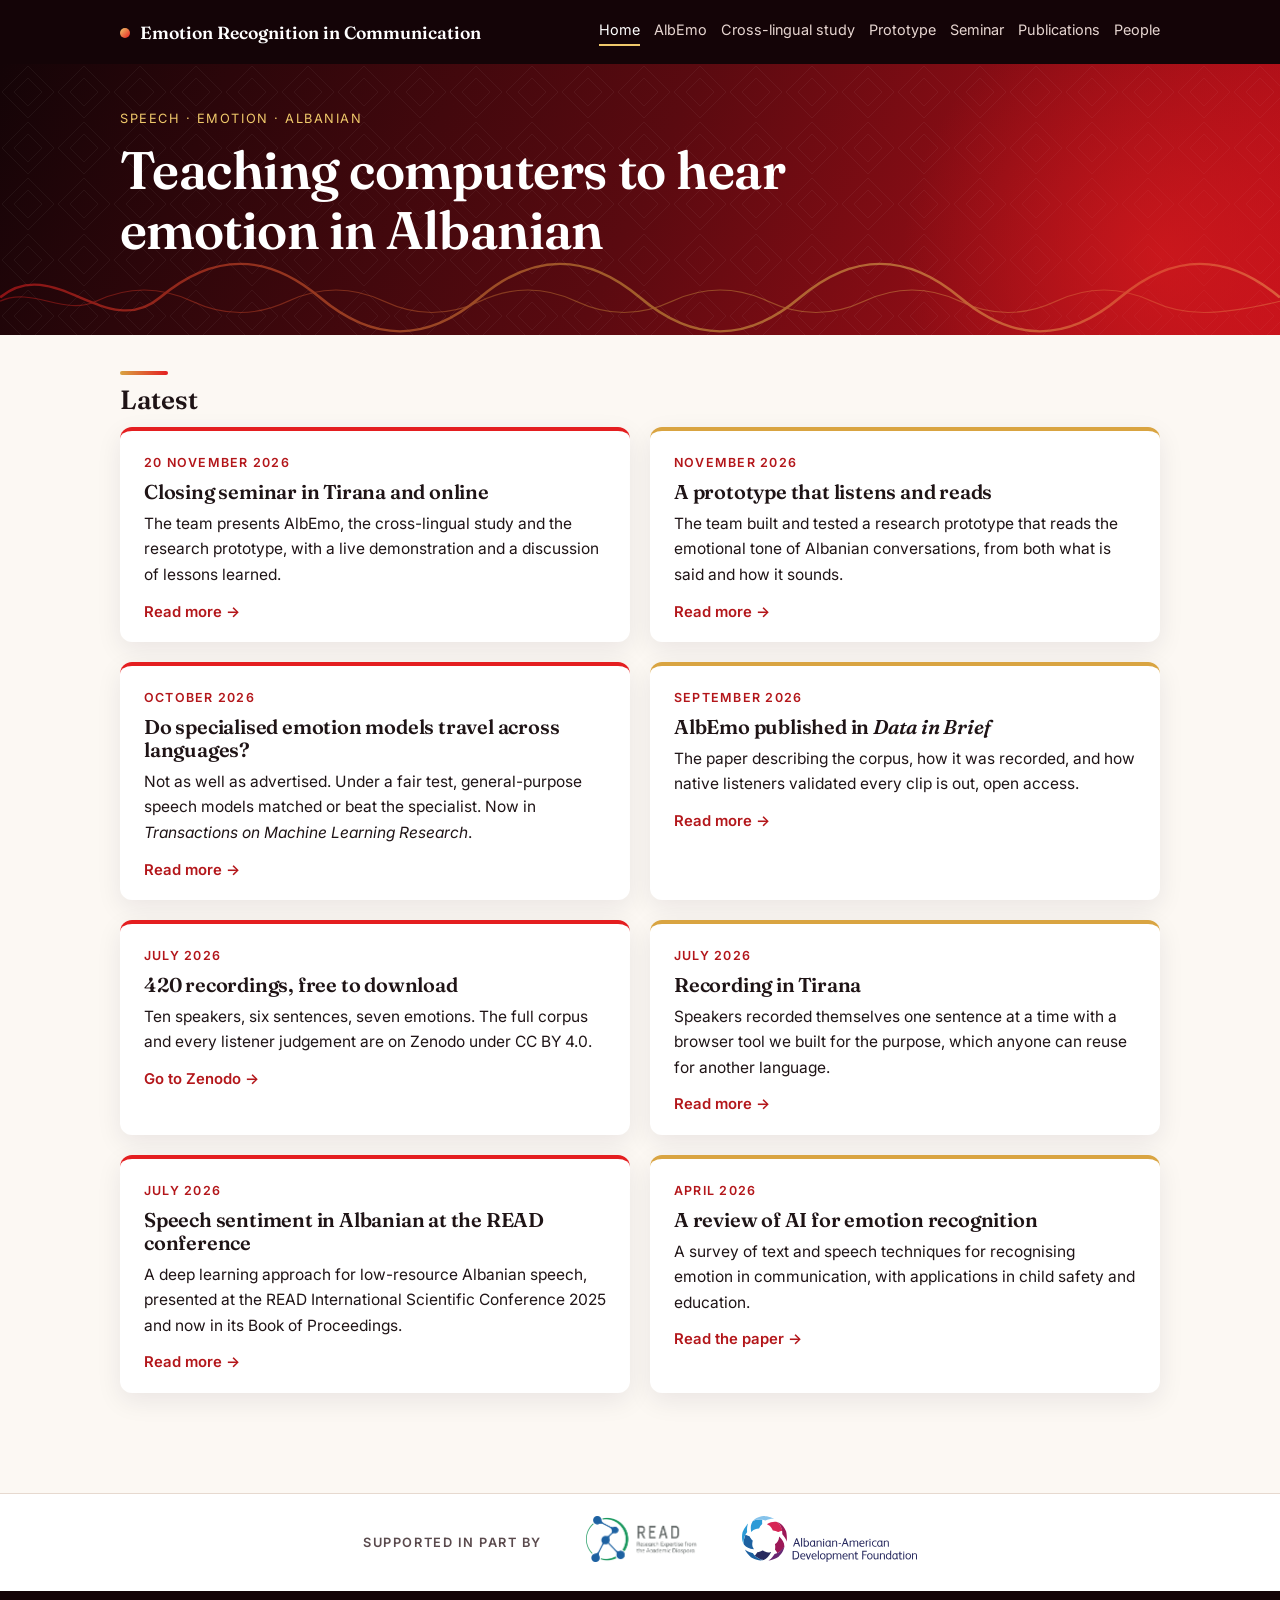
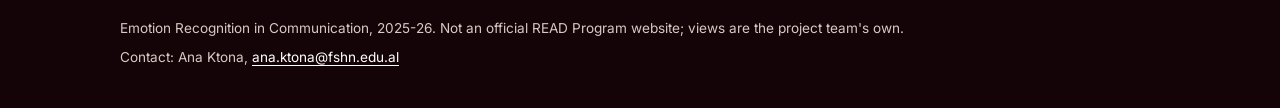
<file: index.html>
<!DOCTYPE html>
<html lang="en">
<head>
<meta charset="utf-8">
<meta name="viewport" content="width=device-width, initial-scale=1">
<title>Emotion Recognition in Communication</title>
<meta name="description" content="Teaching computers to hear emotion in Albanian: the first Albanian emotional speech corpus, and a study of which speech models work across languages.">
<link rel="icon" href="data:image/svg+xml,%3Csvg xmlns='http://www.w3.org/2000/svg' viewBox='0 0 32 32'%3E%3Cdefs%3E%3ClinearGradient id='g' x1='0' x2='1' y1='0' y2='1'%3E%3Cstop offset='0' stop-color='%23e41e20'/%3E%3Cstop offset='1' stop-color='%23d9a441'/%3E%3C/linearGradient%3E%3C/defs%3E%3Ccircle cx='16' cy='16' r='14' fill='url(%23g)'/%3E%3C/svg%3E">
<link rel="preconnect" href="https://fonts.googleapis.com">
<link rel="preconnect" href="https://fonts.gstatic.com" crossorigin>
<link href="https://fonts.googleapis.com/css2?family=Fraunces:opsz,wght@9..144,600;9..144,700&family=Inter:wght@400;600&display=swap" rel="stylesheet">
<link rel="stylesheet" href="css/style.css?v=4">
</head>
<body>
<a class="skip" href="#main">Skip to content</a>
<header class="site-header">
  <div class="inner">
    <a class="site-title" href="index.html">Emotion Recognition in Communication</a>
    <button class="nav-toggle" type="button" aria-label="Menu" aria-expanded="false" aria-controls="site-nav"><svg viewBox="0 0 24 24" width="24" height="24" aria-hidden="true"><path d="M3 6h18M3 12h18M3 18h18" stroke="currentColor" stroke-width="2" stroke-linecap="round"/></svg></button>
    <nav class="site-nav" id="site-nav" aria-label="Main">
      <ul>
        <li><a href="index.html" aria-current="page">Home</a></li>
        <li><a href="albemo.html">AlbEmo</a></li>
        <li><a href="study.html">Cross-lingual study</a></li>
        <li><a href="prototype.html">Prototype</a></li>
        <li><a href="seminar.html">Seminar</a></li>
        <li><a href="publications.html">Publications</a></li>
        <li><a href="team.html">People</a></li>
      </ul>
    </nav>
  </div>
</header>

<section class="hero">
  <div class="inner">
    <span class="eyebrow">Speech &middot; Emotion &middot; Albanian</span>
    <h1>Teaching computers to hear emotion in Albanian</h1>
  </div>
  <svg class="wave" viewBox="0 0 1200 120" preserveAspectRatio="none" aria-hidden="true">
    <defs>
      <linearGradient id="wg" x1="0" x2="1">
        <stop offset="0" stop-color="#e41e20"/><stop offset="0.5" stop-color="#d9a441"/><stop offset="1" stop-color="#f0c96b"/>
      </linearGradient>
    </defs>
    <path d="M0,70 C50,10 100,130 150,70 S250,10 300,70 S400,130 450,70 S550,10 600,70 S700,130 750,70 S850,10 900,70 S1000,130 1050,70 S1150,10 1200,70" fill="none" stroke="url(#wg)" stroke-width="3"/>
    <path d="M0,75 C30,55 60,95 90,75 S150,55 180,75 S240,95 270,75 S330,55 360,75 S420,95 450,75 S510,55 540,75 S600,95 630,75 S690,55 720,75 S780,95 810,75 S870,55 900,75 S960,95 990,75 S1050,55 1080,75 S1140,95 1200,75" fill="none" stroke="url(#wg)" stroke-width="1.5" opacity="0.7"/>
  </svg>
</section>

<main id="main" class="wide">
<h2>Latest</h2>
<div class="posts">
  <article class="post">
    <span class="date">20 November 2026</span>
    <h3><a href="seminar.html">Closing seminar in Tirana and online</a></h3>
    <p>The team presents AlbEmo, the cross-lingual study and the research prototype, with a live demonstration and a discussion of lessons learned.</p>
    <a class="more" href="seminar.html">Read more</a>
  </article>
  <article class="post">
    <span class="date">November 2026</span>
    <h3><a href="prototype.html">A prototype that listens and reads</a></h3>
    <p>The team built and tested a research prototype that reads the emotional tone of Albanian conversations, from both what is said and how it sounds.</p>
    <a class="more" href="prototype.html">Read more</a>
  </article>
  <article class="post">
    <span class="date">October 2026</span>
    <h3><a href="study.html">Do specialised emotion models travel across languages?</a></h3>
    <p>Not as well as advertised. Under a fair test, general-purpose speech models matched or beat the specialist. Now in <em>Transactions on Machine Learning Research</em>.</p>
    <a class="more" href="study.html">Read more</a>
  </article>
  <article class="post">
    <span class="date">September 2026</span>
    <h3><a href="albemo.html">AlbEmo published in <em>Data in Brief</em></a></h3>
    <p>The paper describing the corpus, how it was recorded, and how native listeners validated every clip is out, open access.</p>
    <a class="more" href="albemo.html">Read more</a>
  </article>
  <article class="post">
    <span class="date">July 2026</span>
    <h3><a href="https://doi.org/10.5281/zenodo.21638085">420 recordings, free to download</a></h3>
    <p>Ten speakers, six sentences, seven emotions. The full corpus and every listener judgement are on Zenodo under CC BY 4.0.</p>
    <a class="more" href="https://doi.org/10.5281/zenodo.21638085">Go to Zenodo</a>
  </article>
  <article class="post">
    <span class="date">July 2026</span>
    <h3><a href="albemo.html#recorded">Recording in Tirana</a></h3>
    <p>Speakers recorded themselves one sentence at a time with a browser tool we built for the purpose, which anyone can reuse for another language.</p>
    <a class="more" href="albemo.html#recorded">Read more</a>
  </article>
  <article class="post">
    <span class="date">July 2026</span>
    <h3><a href="publications.html#read-conference">Speech sentiment in Albanian at the READ conference</a></h3>
    <p>A deep learning approach for low-resource Albanian speech, presented at the READ International Scientific Conference 2025 and now in its Book of Proceedings.</p>
    <a class="more" href="publications.html#read-conference">Read more</a>
  </article>
  <article class="post">
    <span class="date">April 2026</span>
    <h3><a href="https://doi.org/10.37745/ijeld.2013/vol14n2110">A review of AI for emotion recognition</a></h3>
    <p>A survey of text and speech techniques for recognising emotion in communication, with applications in child safety and education.</p>
    <a class="more" href="https://doi.org/10.37745/ijeld.2013/vol14n2110">Read the paper</a>
  </article>
</div>

</main>

<section class="support" aria-label="Supported by">
  <div class="inner">
    <span class="label">Supported in part by</span>
    <a href="https://www.iie.org/programs/research-expertise-from-the-academic-diaspora/"><img src="images/read.png" alt="READ, Research Expertise from the Academic Diaspora"></a>
    <a href="https://www.aadf.org/"><img src="images/aadf.svg" alt="Albanian-American Development Foundation"></a>
  </div>
</section>

<footer class="site-footer">
  <div class="inner">
    <p>Emotion Recognition in Communication, 2025-26. Not an official READ Program website; views are the project team's own.</p>
    <p>Contact: Ana Ktona, <a href="mailto:ana.ktona@fshn.edu.al">ana.ktona@fshn.edu.al</a></p>
  </div>
</footer>
<script src="js/nav.js?v=4" defer></script>
</body>
</html>
</file>
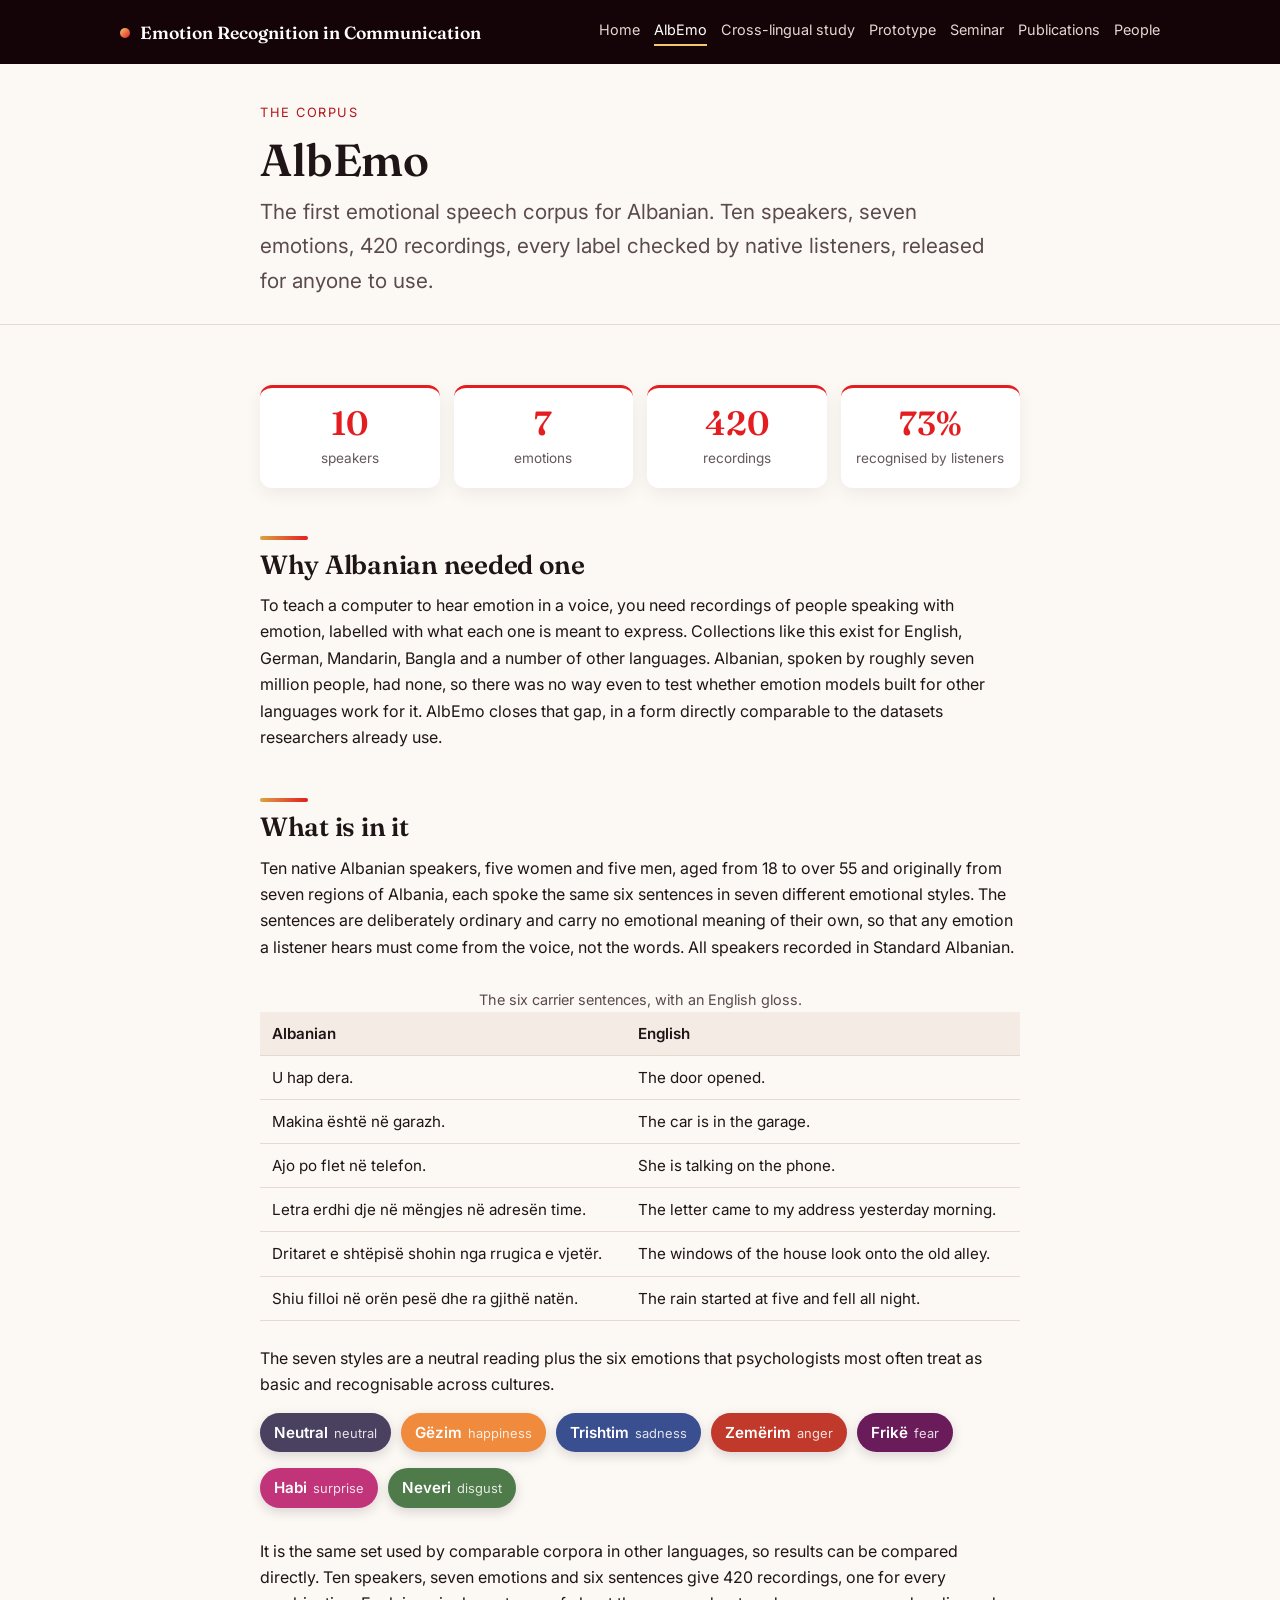
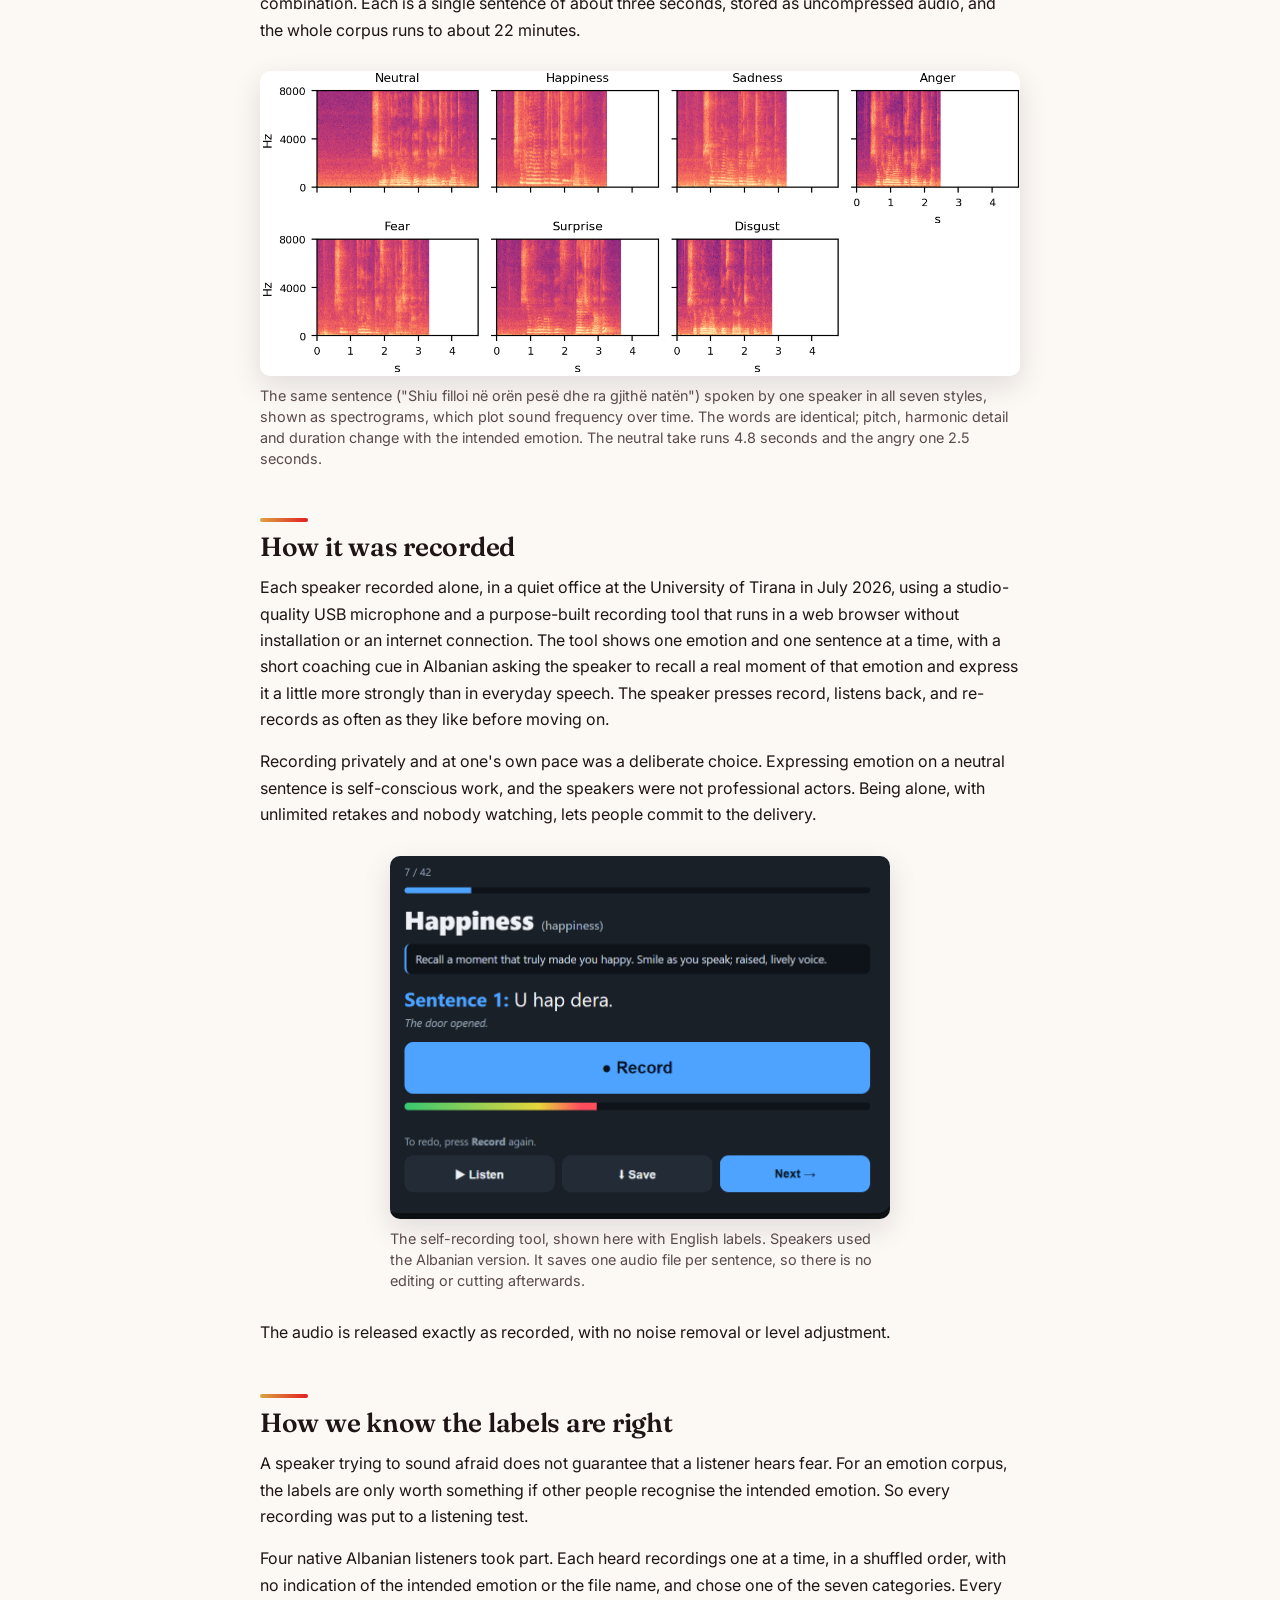
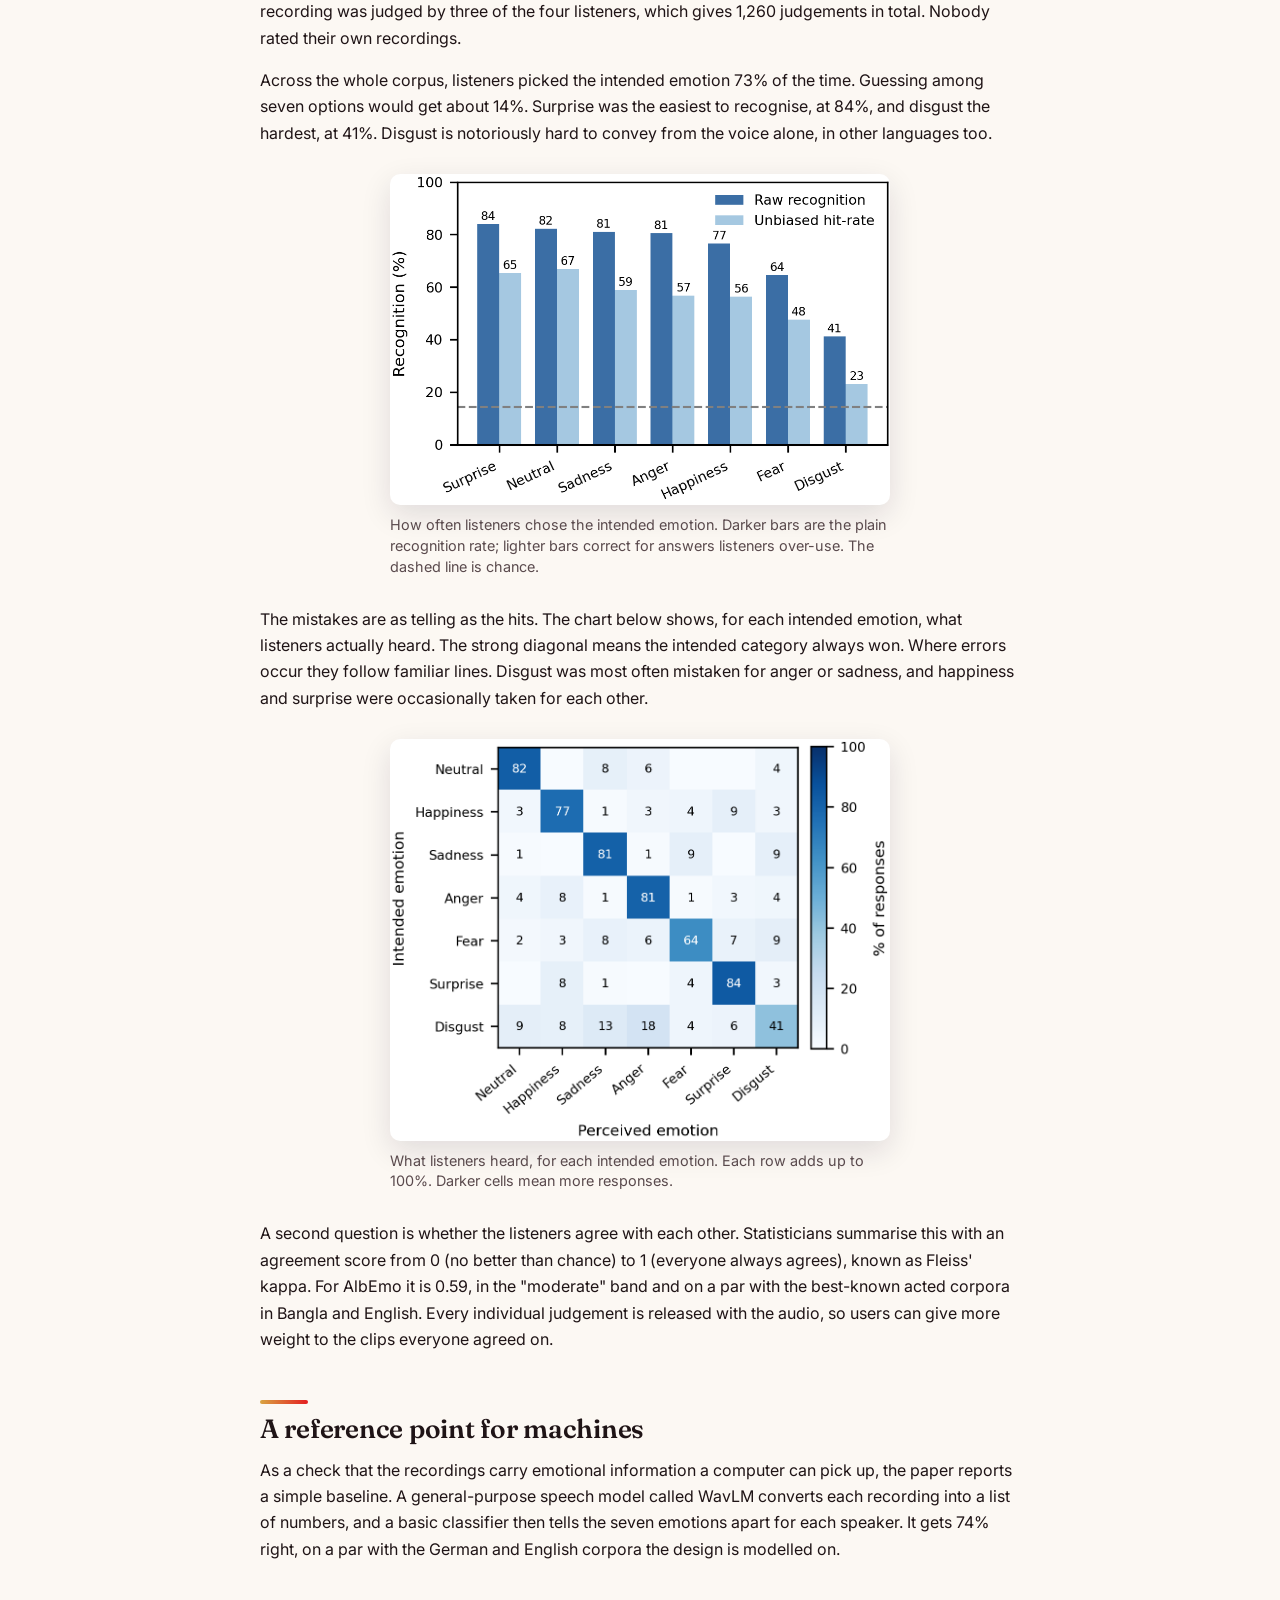
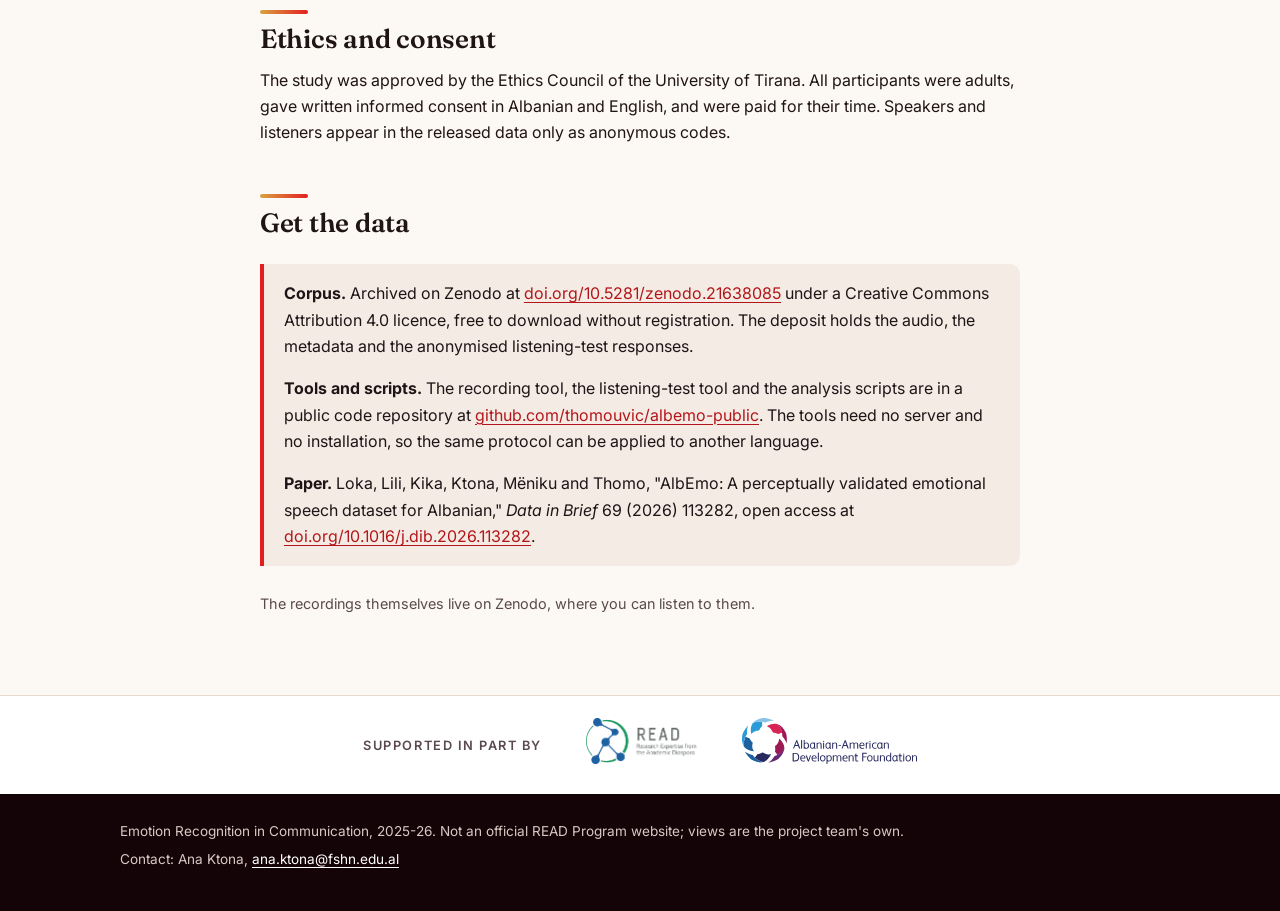
<file: albemo.html>
<!DOCTYPE html>
<html lang="en">
<head>
<meta charset="utf-8">
<meta name="viewport" content="width=device-width, initial-scale=1">
<title>AlbEmo, the Albanian emotional speech corpus</title>
<meta name="description" content="AlbEmo is the first emotional speech corpus for Albanian: 420 recordings by ten speakers in seven emotions, validated by native listeners and released openly.">
<link rel="icon" href="data:image/svg+xml,%3Csvg xmlns='http://www.w3.org/2000/svg' viewBox='0 0 32 32'%3E%3Cdefs%3E%3ClinearGradient id='g' x1='0' x2='1' y1='0' y2='1'%3E%3Cstop offset='0' stop-color='%23e41e20'/%3E%3Cstop offset='1' stop-color='%23d9a441'/%3E%3C/linearGradient%3E%3C/defs%3E%3Ccircle cx='16' cy='16' r='14' fill='url(%23g)'/%3E%3C/svg%3E">
<link rel="preconnect" href="https://fonts.googleapis.com">
<link rel="preconnect" href="https://fonts.gstatic.com" crossorigin>
<link href="https://fonts.googleapis.com/css2?family=Fraunces:opsz,wght@9..144,600;9..144,700&family=Inter:wght@400;600&display=swap" rel="stylesheet">
<link rel="stylesheet" href="css/style.css?v=4">
</head>
<body>
<a class="skip" href="#main">Skip to content</a>
<header class="site-header">
  <div class="inner">
    <a class="site-title" href="index.html">Emotion Recognition in Communication</a>
    <button class="nav-toggle" type="button" aria-label="Menu" aria-expanded="false" aria-controls="site-nav"><svg viewBox="0 0 24 24" width="24" height="24" aria-hidden="true"><path d="M3 6h18M3 12h18M3 18h18" stroke="currentColor" stroke-width="2" stroke-linecap="round"/></svg></button>
    <nav class="site-nav" id="site-nav" aria-label="Main">
      <ul>
        <li><a href="index.html">Home</a></li>
        <li><a href="albemo.html" aria-current="page">AlbEmo</a></li>
        <li><a href="study.html">Cross-lingual study</a></li>
        <li><a href="prototype.html">Prototype</a></li>
        <li><a href="seminar.html">Seminar</a></li>
        <li><a href="publications.html">Publications</a></li>
        <li><a href="team.html">People</a></li>
      </ul>
    </nav>
  </div>
</header>

<section class="hero small">
  <div class="inner">
    <span class="eyebrow">The corpus</span>
    <h1>AlbEmo</h1>
    <p class="lede">The first emotional speech corpus for Albanian. Ten speakers, seven emotions, 420 recordings, every label checked by native listeners, released for anyone to use.</p>
  </div>
  <svg class="wave" viewBox="0 0 1200 120" preserveAspectRatio="none" aria-hidden="true">
    <defs><linearGradient id="wg" x1="0" x2="1"><stop offset="0" stop-color="#e41e20"/><stop offset="0.5" stop-color="#d9a441"/><stop offset="1" stop-color="#f0c96b"/></linearGradient></defs>
    <path d="M0,70 C50,10 100,130 150,70 S250,10 300,70 S400,130 450,70 S550,10 600,70 S700,130 750,70 S850,10 900,70 S1000,130 1050,70 S1150,10 1200,70" fill="none" stroke="url(#wg)" stroke-width="3"/>
  </svg>
</section>

<main id="main">

<div class="facts" aria-label="Corpus at a glance">
  <div class="fact"><span class="n">10</span><span class="l">speakers</span></div>
  <div class="fact"><span class="n">7</span><span class="l">emotions</span></div>
  <div class="fact"><span class="n">420</span><span class="l">recordings</span></div>
  <div class="fact"><span class="n">73%</span><span class="l">recognised by listeners</span></div>
</div>

<h2>Why Albanian needed one</h2>
<p>To teach a computer to hear emotion in a voice, you need recordings of people speaking with emotion, labelled with what each one is meant to express. Collections like this exist for English, German, Mandarin, Bangla and a number of other languages. Albanian, spoken by roughly seven million people, had none, so there was no way even to test whether emotion models built for other languages work for it. AlbEmo closes that gap, in a form directly comparable to the datasets researchers already use.</p>

<h2>What is in it</h2>
<p>Ten native Albanian speakers, five women and five men, aged from 18 to over 55 and originally from seven regions of Albania, each spoke the same six sentences in seven different emotional styles. The sentences are deliberately ordinary and carry no emotional meaning of their own, so that any emotion a listener hears must come from the voice, not the words. All speakers recorded in Standard Albanian.</p>

<div class="table-wrap">
<table>
  <caption class="small">The six carrier sentences, with an English gloss.</caption>
  <thead><tr><th>Albanian</th><th>English</th></tr></thead>
  <tbody>
    <tr><td>U hap dera.</td><td>The door opened.</td></tr>
    <tr><td>Makina është në garazh.</td><td>The car is in the garage.</td></tr>
    <tr><td>Ajo po flet në telefon.</td><td>She is talking on the phone.</td></tr>
    <tr><td>Letra erdhi dje në mëngjes në adresën time.</td><td>The letter came to my address yesterday morning.</td></tr>
    <tr><td>Dritaret e shtëpisë shohin nga rrugica e vjetër.</td><td>The windows of the house look onto the old alley.</td></tr>
    <tr><td>Shiu filloi në orën pesë dhe ra gjithë natën.</td><td>The rain started at five and fell all night.</td></tr>
  </tbody>
</table>
</div>

<p>The seven styles are a neutral reading plus the six emotions that psychologists most often treat as basic and recognisable across cultures.</p>
<ul class="chips" aria-label="The seven emotional styles">
  <li class="chip" style="--c:#4a4160">Neutral <small>neutral</small></li>
  <li class="chip" style="--c:#f08a3c">Gëzim <small>happiness</small></li>
  <li class="chip" style="--c:#3a4f8f">Trishtim <small>sadness</small></li>
  <li class="chip" style="--c:#c0392b">Zemërim <small>anger</small></li>
  <li class="chip" style="--c:#6a1b5a">Frikë <small>fear</small></li>
  <li class="chip" style="--c:#c2347a">Habi <small>surprise</small></li>
  <li class="chip" style="--c:#4f7a4a">Neveri <small>disgust</small></li>
</ul>
<p>It is the same set used by comparable corpora in other languages, so results can be compared directly. Ten speakers, seven emotions and six sentences give 420 recordings, one for every combination. Each is a single sentence of about three seconds, stored as uncompressed audio, and the whole corpus runs to about 22 minutes.</p>

<figure>
  <img src="figures/fig_spectrograms.png" alt="Seven spectrograms of the same Albanian sentence spoken in neutral, happy, sad, angry, fearful, surprised and disgusted styles. The patterns of pitch and timing differ visibly between panels.">
  <figcaption>The same sentence ("Shiu filloi në orën pesë dhe ra gjithë natën") spoken by one speaker in all seven styles, shown as spectrograms, which plot sound frequency over time. The words are identical; pitch, harmonic detail and duration change with the intended emotion. The neutral take runs 4.8 seconds and the angry one 2.5 seconds.</figcaption>
</figure>

<h2 id="recorded">How it was recorded</h2>
<p>Each speaker recorded alone, in a quiet office at the University of Tirana in July 2026, using a studio-quality USB microphone and a purpose-built recording tool that runs in a web browser without installation or an internet connection. The tool shows one emotion and one sentence at a time, with a short coaching cue in Albanian asking the speaker to recall a real moment of that emotion and express it a little more strongly than in everyday speech. The speaker presses record, listens back, and re-records as often as they like before moving on.</p>
<p>Recording privately and at one's own pace was a deliberate choice. Expressing emotion on a neutral sentence is self-conscious work, and the speakers were not professional actors. Being alone, with unlimited retakes and nobody watching, lets people commit to the delivery.</p>

<figure class="narrow">
  <img src="figures/fig_recorder.png" alt="Screenshot of the recording tool: progress 7 of 42, the emotion Happiness with its coaching cue, Sentence 1 'U hap dera' with its English gloss, and Record, Listen, Save and Next buttons.">
  <figcaption>The self-recording tool, shown here with English labels. Speakers used the Albanian version. It saves one audio file per sentence, so there is no editing or cutting afterwards.</figcaption>
</figure>

<p>The audio is released exactly as recorded, with no noise removal or level adjustment.</p>

<h2>How we know the labels are right</h2>
<p>A speaker trying to sound afraid does not guarantee that a listener hears fear. For an emotion corpus, the labels are only worth something if other people recognise the intended emotion. So every recording was put to a listening test.</p>
<p>Four native Albanian listeners took part. Each heard recordings one at a time, in a shuffled order, with no indication of the intended emotion or the file name, and chose one of the seven categories. Every recording was judged by three of the four listeners, which gives 1,260 judgements in total. Nobody rated their own recordings.</p>
<p>Across the whole corpus, listeners picked the intended emotion 73% of the time. Guessing among seven options would get about 14%. Surprise was the easiest to recognise, at 84%, and disgust the hardest, at 41%. Disgust is notoriously hard to convey from the voice alone, in other languages too.</p>

<figure class="narrow">
  <img src="figures/fig_per_emotion.png" alt="Bar chart of recognition rate by emotion. Raw recognition: surprise 84, neutral 82, sadness 81, anger 81, happiness 77, fear 64, disgust 41 percent. A dashed line marks the 14 percent chance level.">
  <figcaption>How often listeners chose the intended emotion. Darker bars are the plain recognition rate; lighter bars correct for answers listeners over-use. The dashed line is chance.</figcaption>
</figure>

<p>The mistakes are as telling as the hits. The chart below shows, for each intended emotion, what listeners actually heard. The strong diagonal means the intended category always won. Where errors occur they follow familiar lines. Disgust was most often mistaken for anger or sadness, and happiness and surprise were occasionally taken for each other.</p>

<figure class="narrow">
  <img src="figures/fig_confusion.png" alt="Confusion matrix with intended emotion on rows and perceived emotion on columns. Diagonal values: neutral 82, happiness 77, sadness 81, anger 81, fear 64, surprise 84, disgust 41. Largest off-diagonal entries are disgust heard as anger (18) and as sadness (13).">
  <figcaption>What listeners heard, for each intended emotion. Each row adds up to 100%. Darker cells mean more responses.</figcaption>
</figure>

<p>A second question is whether the listeners agree with each other. Statisticians summarise this with an agreement score from 0 (no better than chance) to 1 (everyone always agrees), known as Fleiss' kappa. For AlbEmo it is 0.59, in the "moderate" band and on a par with the best-known acted corpora in Bangla and English. Every individual judgement is released with the audio, so users can give more weight to the clips everyone agreed on.</p>

<h2>A reference point for machines</h2>
<p>As a check that the recordings carry emotional information a computer can pick up, the paper reports a simple baseline. A general-purpose speech model called WavLM converts each recording into a list of numbers, and a basic classifier then tells the seven emotions apart for each speaker. It gets 74% right, on a par with the German and English corpora the design is modelled on.</p>

<h2>Ethics and consent</h2>
<p>The study was approved by the Ethics Council of the University of Tirana. All participants were adults, gave written informed consent in Albanian and English, and were paid for their time. Speakers and listeners appear in the released data only as anonymous codes.</p>

<h2>Get the data</h2>
<div class="callout">
  <p><strong>Corpus.</strong> Archived on Zenodo at <a href="https://doi.org/10.5281/zenodo.21638085">doi.org/10.5281/zenodo.21638085</a> under a Creative Commons Attribution 4.0 licence, free to download without registration. The deposit holds the audio, the metadata and the anonymised listening-test responses.</p>
  <p><strong>Tools and scripts.</strong> The recording tool, the listening-test tool and the analysis scripts are in a public code repository at <a href="https://github.com/thomouvic/albemo-public">github.com/thomouvic/albemo-public</a>. The tools need no server and no installation, so the same protocol can be applied to another language.</p>
  <p><strong>Paper.</strong> Loka, Lili, Kika, Ktona, Mëniku and Thomo, "AlbEmo: A perceptually validated emotional speech dataset for Albanian," <em>Data in Brief</em> 69 (2026) 113282, open access at <a href="https://doi.org/10.1016/j.dib.2026.113282">doi.org/10.1016/j.dib.2026.113282</a>.</p>
</div>
<p class="small">The recordings themselves live on Zenodo, where you can listen to them.</p>
</main>

<section class="support" aria-label="Supported by">
  <div class="inner">
    <span class="label">Supported in part by</span>
    <a href="https://www.iie.org/programs/research-expertise-from-the-academic-diaspora/"><img src="images/read.png" alt="READ, Research Expertise from the Academic Diaspora"></a>
    <a href="https://www.aadf.org/"><img src="images/aadf.svg" alt="Albanian-American Development Foundation"></a>
  </div>
</section>

<footer class="site-footer">
  <div class="inner">
    <p>Emotion Recognition in Communication, 2025-26. Not an official READ Program website; views are the project team's own.</p>
    <p>Contact: Ana Ktona, <a href="mailto:ana.ktona@fshn.edu.al">ana.ktona@fshn.edu.al</a></p>
  </div>
</footer>
<script src="js/nav.js?v=4" defer></script>
</body>
</html>
</file>
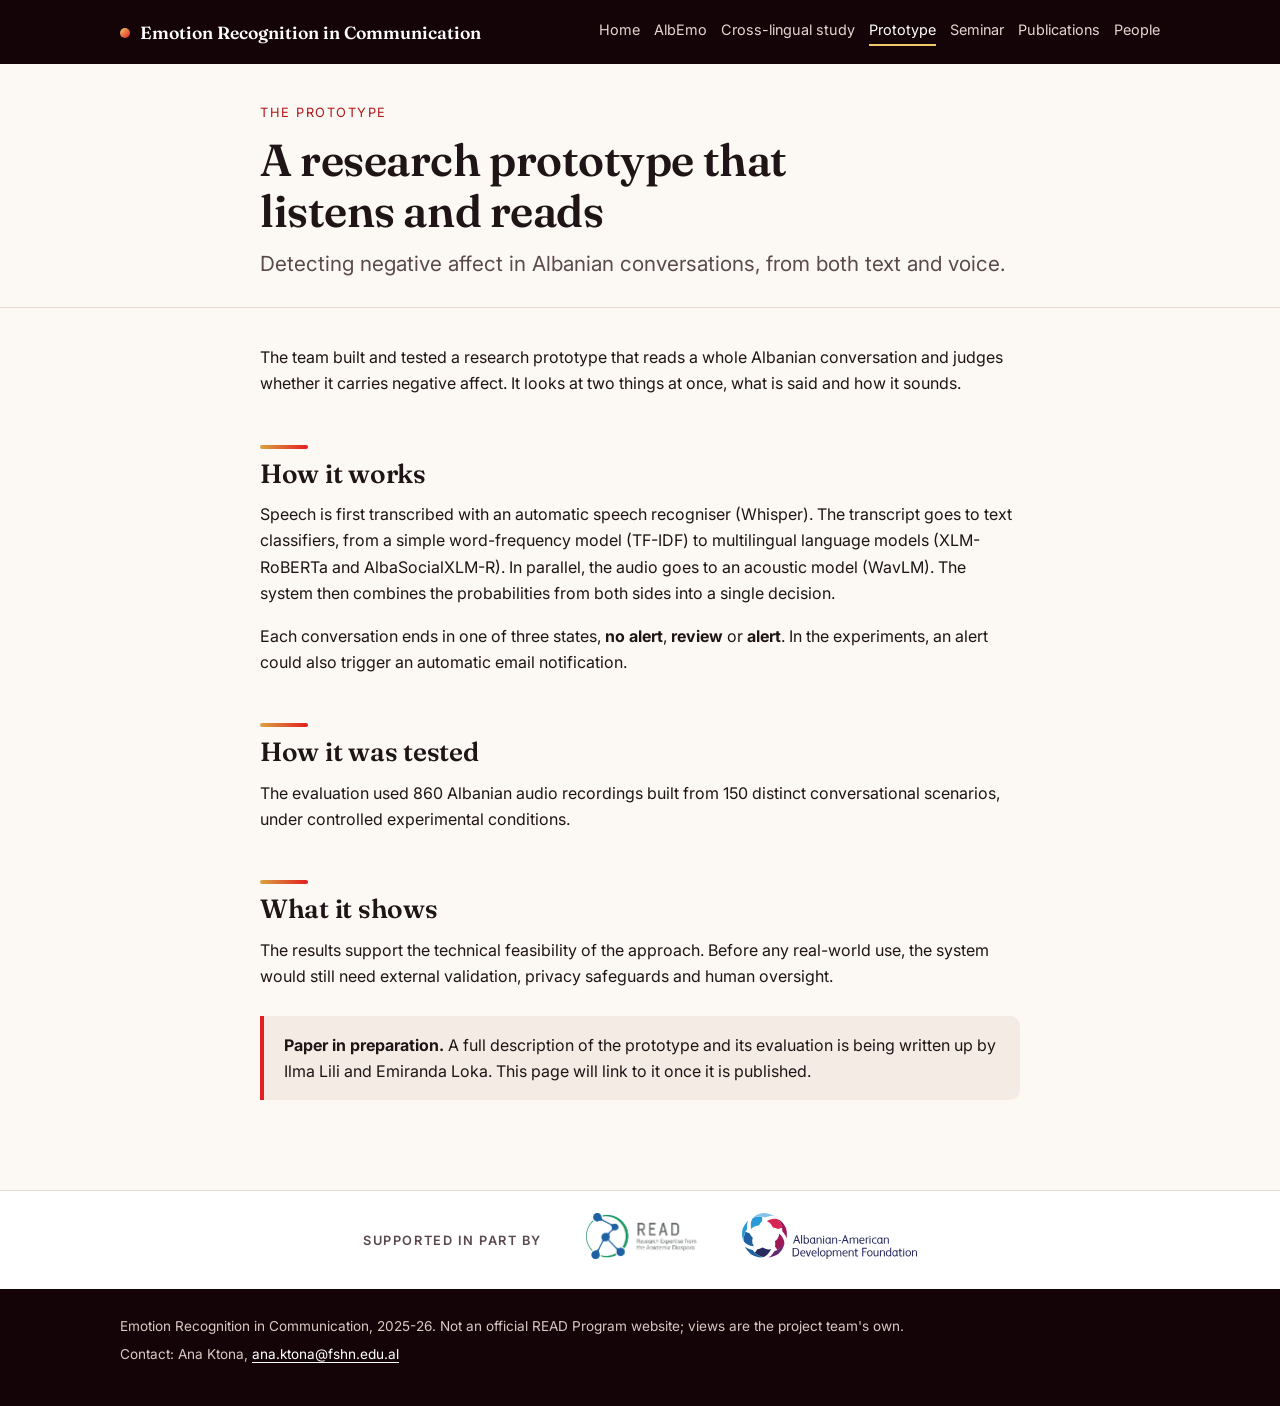
<file: prototype.html>
<!DOCTYPE html>
<html lang="en">
<head>
<meta charset="utf-8">
<meta name="viewport" content="width=device-width, initial-scale=1">
<title>The research prototype</title>
<meta name="description" content="A multimodal AI research prototype that detects negative affect in Albanian conversations from both text and voice, developed and evaluated within the project.">
<link rel="icon" href="data:image/svg+xml,%3Csvg xmlns='http://www.w3.org/2000/svg' viewBox='0 0 32 32'%3E%3Cdefs%3E%3ClinearGradient id='g' x1='0' x2='1' y1='0' y2='1'%3E%3Cstop offset='0' stop-color='%23e41e20'/%3E%3Cstop offset='1' stop-color='%23d9a441'/%3E%3C/linearGradient%3E%3C/defs%3E%3Ccircle cx='16' cy='16' r='14' fill='url(%23g)'/%3E%3C/svg%3E">
<link rel="preconnect" href="https://fonts.googleapis.com">
<link rel="preconnect" href="https://fonts.gstatic.com" crossorigin>
<link href="https://fonts.googleapis.com/css2?family=Fraunces:opsz,wght@9..144,600;9..144,700&family=Inter:wght@400;600&display=swap" rel="stylesheet">
<link rel="stylesheet" href="css/style.css?v=4">
</head>
<body>
<a class="skip" href="#main">Skip to content</a>
<header class="site-header">
  <div class="inner">
    <a class="site-title" href="index.html">Emotion Recognition in Communication</a>
    <button class="nav-toggle" type="button" aria-label="Menu" aria-expanded="false" aria-controls="site-nav"><svg viewBox="0 0 24 24" width="24" height="24" aria-hidden="true"><path d="M3 6h18M3 12h18M3 18h18" stroke="currentColor" stroke-width="2" stroke-linecap="round"/></svg></button>
    <nav class="site-nav" id="site-nav" aria-label="Main">
      <ul>
        <li><a href="index.html">Home</a></li>
        <li><a href="albemo.html">AlbEmo</a></li>
        <li><a href="study.html">Cross-lingual study</a></li>
        <li><a href="prototype.html" aria-current="page">Prototype</a></li>
        <li><a href="seminar.html">Seminar</a></li>
        <li><a href="publications.html">Publications</a></li>
        <li><a href="team.html">People</a></li>
      </ul>
    </nav>
  </div>
</header>

<section class="hero small">
  <div class="inner">
    <span class="eyebrow">The prototype</span>
    <h1>A research prototype that listens and reads</h1>
    <p class="lede">Detecting negative affect in Albanian conversations, from both text and voice.</p>
  </div>
  <svg class="wave" viewBox="0 0 1200 120" preserveAspectRatio="none" aria-hidden="true">
    <defs><linearGradient id="wg" x1="0" x2="1"><stop offset="0" stop-color="#e41e20"/><stop offset="0.5" stop-color="#d9a441"/><stop offset="1" stop-color="#f0c96b"/></linearGradient></defs>
    <path d="M0,70 C50,10 100,130 150,70 S250,10 300,70 S400,130 450,70 S550,10 600,70 S700,130 750,70 S850,10 900,70 S1000,130 1050,70 S1150,10 1200,70" fill="none" stroke="url(#wg)" stroke-width="3"/>
  </svg>
</section>

<main id="main">
<p>The team built and tested a research prototype that reads a whole Albanian conversation and judges whether it carries negative affect. It looks at two things at once, what is said and how it sounds.</p>

<h2>How it works</h2>
<p>Speech is first transcribed with an automatic speech recogniser (Whisper). The transcript goes to text classifiers, from a simple word-frequency model (TF-IDF) to multilingual language models (XLM-RoBERTa and AlbaSocialXLM-R). In parallel, the audio goes to an acoustic model (WavLM). The system then combines the probabilities from both sides into a single decision.</p>
<p>Each conversation ends in one of three states, <strong>no alert</strong>, <strong>review</strong> or <strong>alert</strong>. In the experiments, an alert could also trigger an automatic email notification.</p>

<h2>How it was tested</h2>
<p>The evaluation used 860 Albanian audio recordings built from 150 distinct conversational scenarios, under controlled experimental conditions.</p>

<h2>What it shows</h2>
<p>The results support the technical feasibility of the approach. Before any real-world use, the system would still need external validation, privacy safeguards and human oversight.</p>

<div class="callout">
  <p><strong>Paper in preparation.</strong> A full description of the prototype and its evaluation is being written up by Ilma Lili and Emiranda Loka. This page will link to it once it is published.</p>
</div>
</main>

<section class="support" aria-label="Supported by">
  <div class="inner">
    <span class="label">Supported in part by</span>
    <a href="https://www.iie.org/programs/research-expertise-from-the-academic-diaspora/"><img src="images/read.png" alt="READ, Research Expertise from the Academic Diaspora"></a>
    <a href="https://www.aadf.org/"><img src="images/aadf.svg" alt="Albanian-American Development Foundation"></a>
  </div>
</section>

<footer class="site-footer">
  <div class="inner">
    <p>Emotion Recognition in Communication, 2025-26. Not an official READ Program website; views are the project team's own.</p>
    <p>Contact: Ana Ktona, <a href="mailto:ana.ktona@fshn.edu.al">ana.ktona@fshn.edu.al</a></p>
  </div>
</footer>
<script src="js/nav.js?v=4" defer></script>
</body>
</html>
</file>
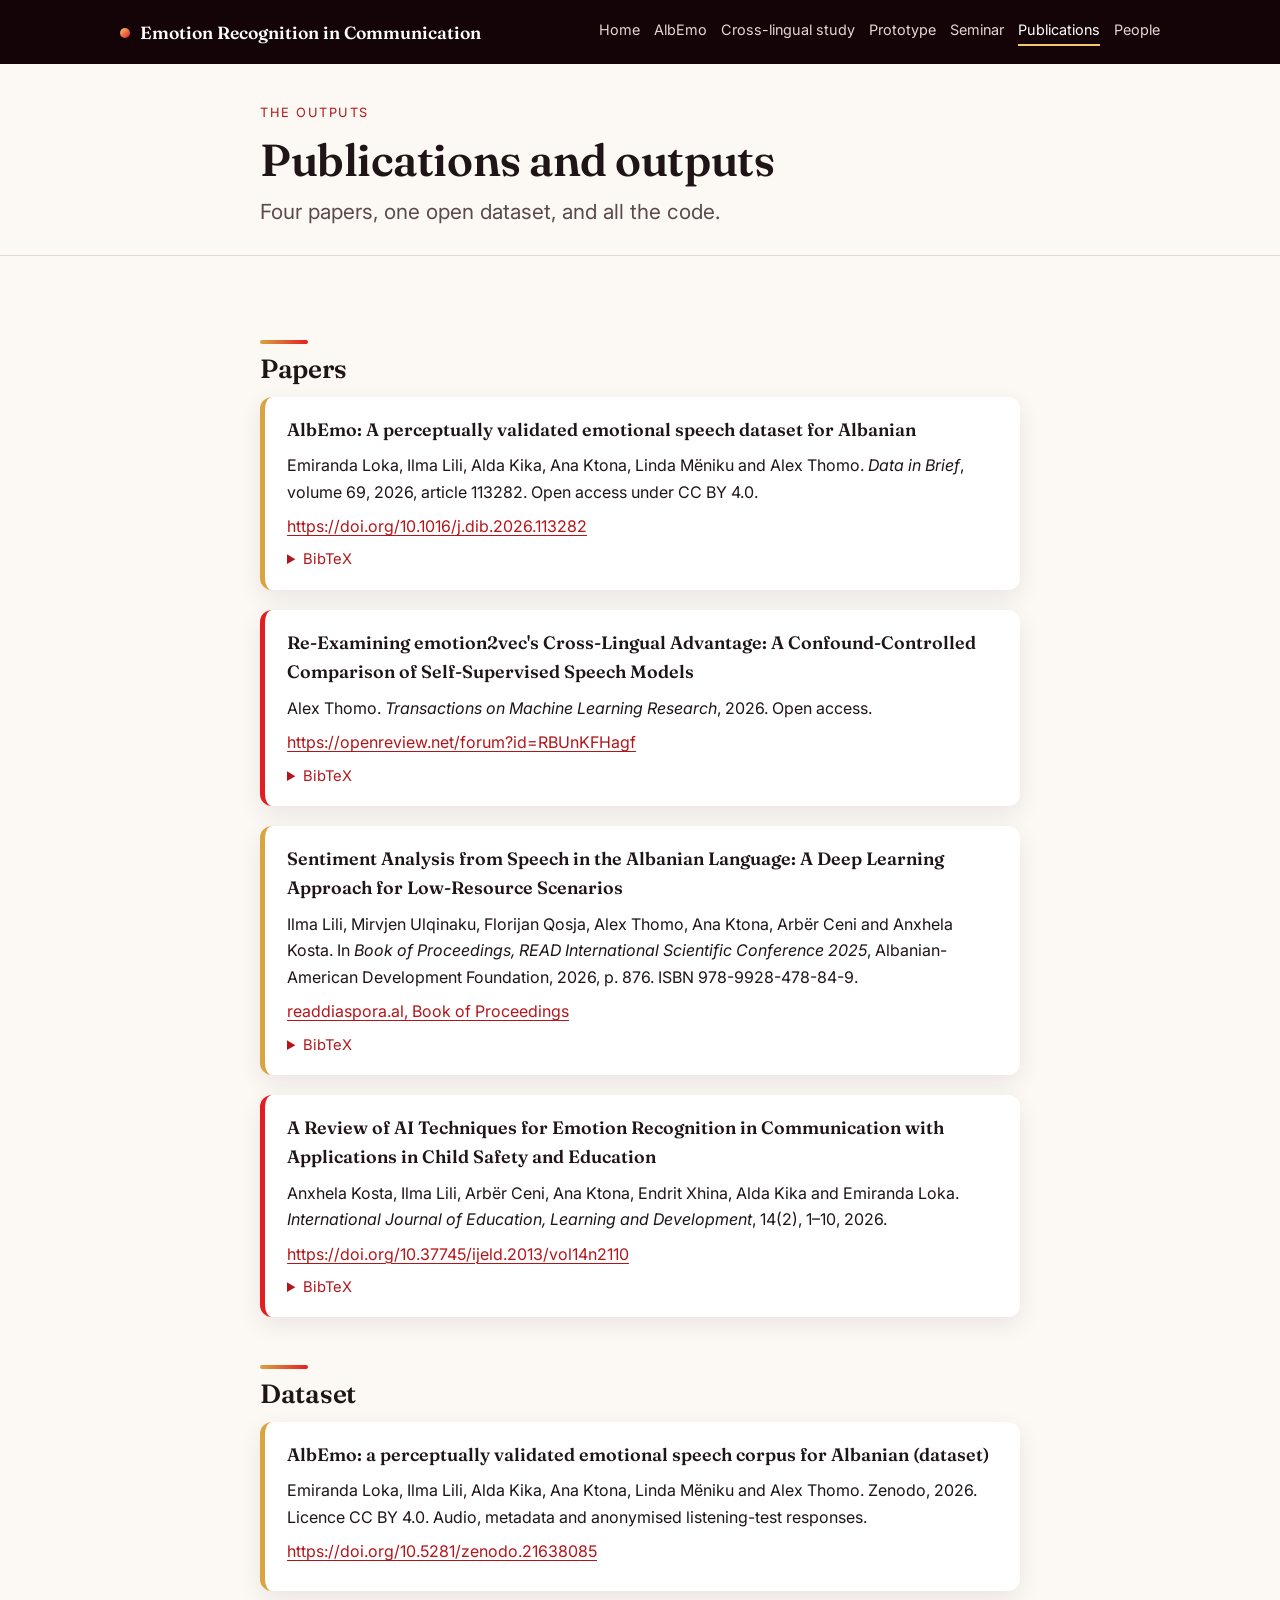
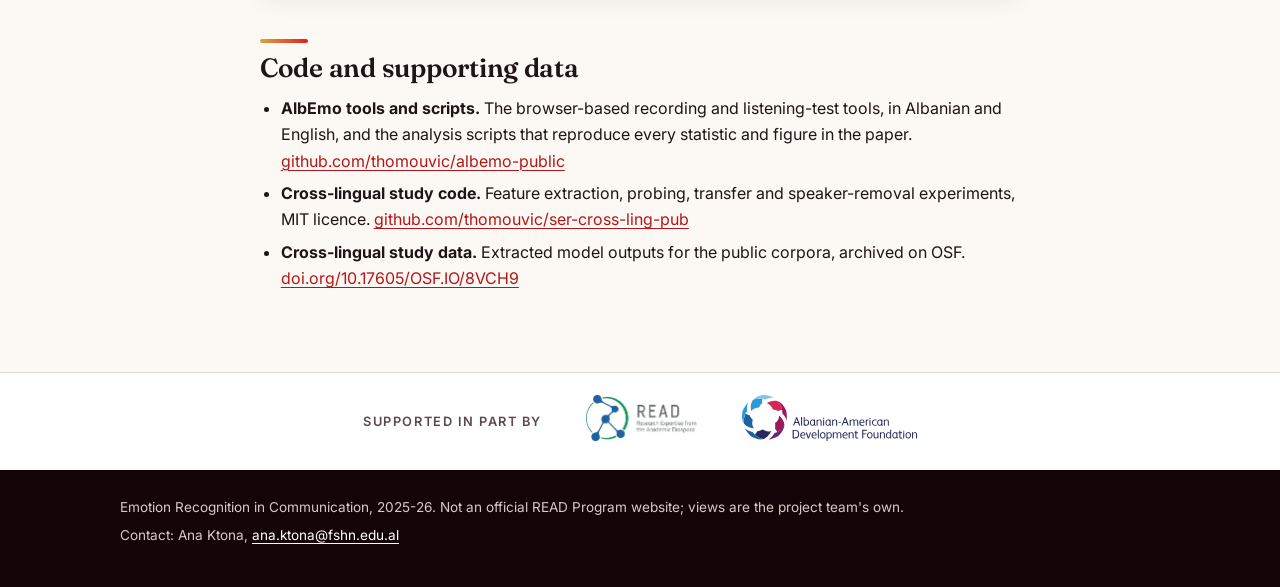
<file: publications.html>
<!DOCTYPE html>
<html lang="en">
<head>
<meta charset="utf-8">
<meta name="viewport" content="width=device-width, initial-scale=1">
<title>Publications and outputs</title>
<meta name="description" content="Papers, dataset and code produced by the Emotion Recognition in Communication project.">
<link rel="icon" href="data:image/svg+xml,%3Csvg xmlns='http://www.w3.org/2000/svg' viewBox='0 0 32 32'%3E%3Cdefs%3E%3ClinearGradient id='g' x1='0' x2='1' y1='0' y2='1'%3E%3Cstop offset='0' stop-color='%23e41e20'/%3E%3Cstop offset='1' stop-color='%23d9a441'/%3E%3C/linearGradient%3E%3C/defs%3E%3Ccircle cx='16' cy='16' r='14' fill='url(%23g)'/%3E%3C/svg%3E">
<link rel="preconnect" href="https://fonts.googleapis.com">
<link rel="preconnect" href="https://fonts.gstatic.com" crossorigin>
<link href="https://fonts.googleapis.com/css2?family=Fraunces:opsz,wght@9..144,600;9..144,700&family=Inter:wght@400;600&display=swap" rel="stylesheet">
<link rel="stylesheet" href="css/style.css?v=4">
</head>
<body>
<a class="skip" href="#main">Skip to content</a>
<header class="site-header">
  <div class="inner">
    <a class="site-title" href="index.html">Emotion Recognition in Communication</a>
    <button class="nav-toggle" type="button" aria-label="Menu" aria-expanded="false" aria-controls="site-nav"><svg viewBox="0 0 24 24" width="24" height="24" aria-hidden="true"><path d="M3 6h18M3 12h18M3 18h18" stroke="currentColor" stroke-width="2" stroke-linecap="round"/></svg></button>
    <nav class="site-nav" id="site-nav" aria-label="Main">
      <ul>
        <li><a href="index.html">Home</a></li>
        <li><a href="albemo.html">AlbEmo</a></li>
        <li><a href="study.html">Cross-lingual study</a></li>
        <li><a href="prototype.html">Prototype</a></li>
        <li><a href="seminar.html">Seminar</a></li>
        <li><a href="publications.html" aria-current="page">Publications</a></li>
        <li><a href="team.html">People</a></li>
      </ul>
    </nav>
  </div>
</header>

<section class="hero small">
  <div class="inner">
    <span class="eyebrow">The outputs</span>
    <h1>Publications and outputs</h1>
    <p class="lede">Four papers, one open dataset, and all the code.</p>
  </div>
  <svg class="wave" viewBox="0 0 1200 120" preserveAspectRatio="none" aria-hidden="true">
    <defs><linearGradient id="wg" x1="0" x2="1"><stop offset="0" stop-color="#e41e20"/><stop offset="0.5" stop-color="#d9a441"/><stop offset="1" stop-color="#f0c96b"/></linearGradient></defs>
    <path d="M0,70 C50,10 100,130 150,70 S250,10 300,70 S400,130 450,70 S550,10 600,70 S700,130 750,70 S850,10 900,70 S1000,130 1050,70 S1150,10 1200,70" fill="none" stroke="url(#wg)" stroke-width="3"/>
  </svg>
</section>

<main id="main">

<h2>Papers</h2>

<div class="cite" id="albemo-paper">
  <p class="title">AlbEmo: A perceptually validated emotional speech dataset for Albanian</p>
  <p>Emiranda Loka, Ilma Lili, Alda Kika, Ana Ktona, Linda Mëniku and Alex Thomo. <em>Data in Brief</em>, volume 69, 2026, article 113282. Open access under CC BY 4.0.</p>
  <p><a href="https://doi.org/10.1016/j.dib.2026.113282">https://doi.org/10.1016/j.dib.2026.113282</a></p>
  <details>
    <summary>BibTeX</summary>
<pre><code>@article{loka2026albemo,
  title   = {{AlbEmo}: A perceptually validated emotional speech dataset for {Albanian}},
  author  = {Loka, Emiranda and Lili, Ilma and Kika, Alda and Ktona, Ana and M{\"e}niku, Linda and Thomo, Alex},
  journal = {Data in Brief},
  volume  = {69},
  pages   = {113282},
  year    = {2026},
  doi     = {10.1016/j.dib.2026.113282}
}</code></pre>
  </details>
</div>

<div class="cite" id="tmlr">
  <p class="title">Re-Examining emotion2vec's Cross-Lingual Advantage: A Confound-Controlled Comparison of Self-Supervised Speech Models</p>
  <p>Alex Thomo. <em>Transactions on Machine Learning Research</em>, 2026. Open access.</p>
  <p><a href="https://openreview.net/forum?id=RBUnKFHagf">https://openreview.net/forum?id=RBUnKFHagf</a></p>
  <details>
    <summary>BibTeX</summary>
<pre><code>@article{thomo2026reexamining,
  title   = {Re-Examining emotion2vec's Cross-Lingual Advantage: A Confound-Controlled Comparison of Self-Supervised Speech Models},
  author  = {Alex Thomo},
  journal = {Transactions on Machine Learning Research},
  issn    = {2835-8856},
  year    = {2026},
  url     = {https://openreview.net/forum?id=RBUnKFHagf}
}</code></pre>
  </details>
</div>

<div class="cite" id="read-conference">
  <p class="title">Sentiment Analysis from Speech in the Albanian Language: A Deep Learning Approach for Low-Resource Scenarios</p>
  <p>Ilma Lili, Mirvjen Ulqinaku, Florijan Qosja, Alex Thomo, Ana Ktona, Arbër Ceni and Anxhela Kosta. In <em>Book of Proceedings, READ International Scientific Conference 2025</em>, Albanian-American Development Foundation, 2026, p. 876. ISBN 978-9928-478-84-9.</p>
  <p><a href="https://www.readdiaspora.al/news/book-of-proceedings---read-international-scientific-conference-2025">readdiaspora.al, Book of Proceedings</a></p>
  <details>
    <summary>BibTeX</summary>
<pre><code>@inproceedings{lili2026sentiment,
  title     = {Sentiment Analysis from Speech in the {Albanian} Language: A Deep Learning Approach for Low-Resource Scenarios},
  author    = {Lili, Ilma and Ulqinaku, Mirvjen and Qosja, Florijan and Thomo, Alex and Ktona, Ana and Ceni, Arb{\"e}r and Kosta, Anxhela},
  booktitle = {Book of Proceedings, READ International Scientific Conference 2025},
  publisher = {Albanian-American Development Foundation},
  pages     = {876},
  isbn      = {9789928478849},
  year      = {2026}
}</code></pre>
  </details>
</div>

<div class="cite" id="review">
  <p class="title">A Review of AI Techniques for Emotion Recognition in Communication with Applications in Child Safety and Education</p>
  <p>Anxhela Kosta, Ilma Lili, Arbër Ceni, Ana Ktona, Endrit Xhina, Alda Kika and Emiranda Loka. <em>International Journal of Education, Learning and Development</em>, 14(2), 1&ndash;10, 2026.</p>
  <p><a href="https://doi.org/10.37745/ijeld.2013/vol14n2110">https://doi.org/10.37745/ijeld.2013/vol14n2110</a></p>
  <details>
    <summary>BibTeX</summary>
<pre><code>@article{kosta2026review,
  title   = {A Review of {AI} Techniques for Emotion Recognition in Communication with Applications in Child Safety and Education},
  author  = {Kosta, Anxhela and Lili, Ilma and Ceni, Arb{\"e}r and Ktona, Ana and Xhina, Endrit and Kika, Alda and Loka, Emiranda},
  journal = {International Journal of Education, Learning and Development},
  volume  = {14},
  number  = {2},
  pages   = {1--10},
  year    = {2026},
  doi     = {10.37745/ijeld.2013/vol14n2110}
}</code></pre>
  </details>
</div>

<h2>Dataset</h2>

<div class="cite" id="albemo-dataset">
  <p class="title">AlbEmo: a perceptually validated emotional speech corpus for Albanian (dataset)</p>
  <p>Emiranda Loka, Ilma Lili, Alda Kika, Ana Ktona, Linda Mëniku and Alex Thomo. Zenodo, 2026. Licence CC BY 4.0. Audio, metadata and anonymised listening-test responses.</p>
  <p><a href="https://doi.org/10.5281/zenodo.21638085">https://doi.org/10.5281/zenodo.21638085</a></p>
</div>

<h2>Code and supporting data</h2>
<ul>
  <li><strong>AlbEmo tools and scripts.</strong> The browser-based recording and listening-test tools, in Albanian and English, and the analysis scripts that reproduce every statistic and figure in the paper. <a href="https://github.com/thomouvic/albemo-public">github.com/thomouvic/albemo-public</a></li>
  <li><strong>Cross-lingual study code.</strong> Feature extraction, probing, transfer and speaker-removal experiments, MIT licence. <a href="https://github.com/thomouvic/ser-cross-ling-pub">github.com/thomouvic/ser-cross-ling-pub</a></li>
  <li><strong>Cross-lingual study data.</strong> Extracted model outputs for the public corpora, archived on OSF. <a href="https://doi.org/10.17605/OSF.IO/8VCH9">doi.org/10.17605/OSF.IO/8VCH9</a></li>
</ul>

</main>

<section class="support" aria-label="Supported by">
  <div class="inner">
    <span class="label">Supported in part by</span>
    <a href="https://www.iie.org/programs/research-expertise-from-the-academic-diaspora/"><img src="images/read.png" alt="READ, Research Expertise from the Academic Diaspora"></a>
    <a href="https://www.aadf.org/"><img src="images/aadf.svg" alt="Albanian-American Development Foundation"></a>
  </div>
</section>

<footer class="site-footer">
  <div class="inner">
    <p>Emotion Recognition in Communication, 2025-26. Not an official READ Program website; views are the project team's own.</p>
    <p>Contact: Ana Ktona, <a href="mailto:ana.ktona@fshn.edu.al">ana.ktona@fshn.edu.al</a></p>
  </div>
</footer>
<script src="js/nav.js?v=4" defer></script>
</body>
</html>
</file>
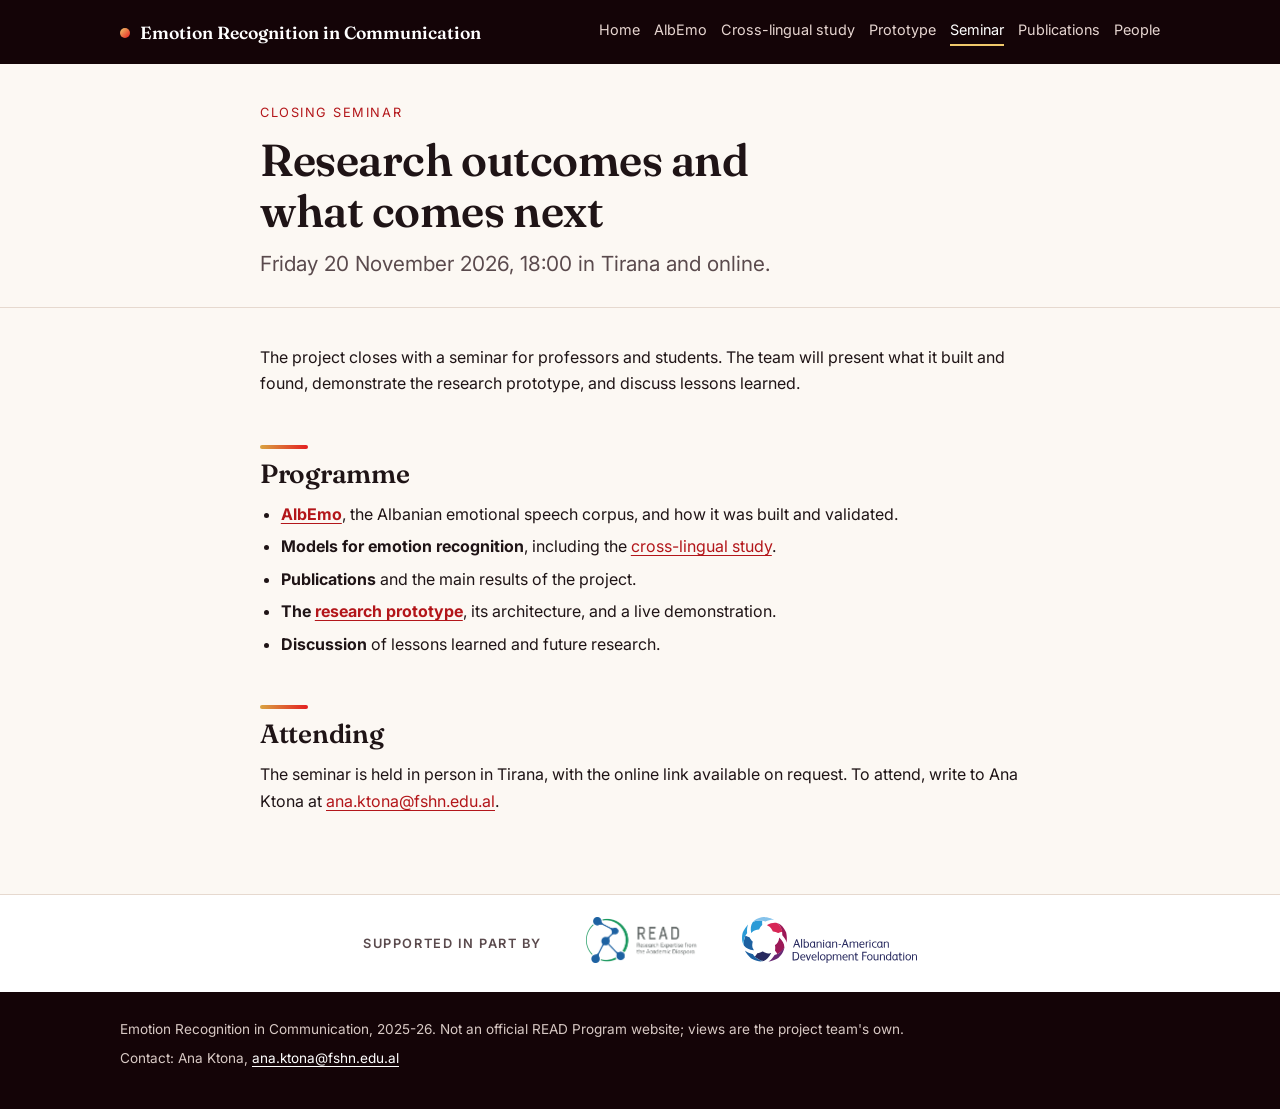
<file: seminar.html>
<!DOCTYPE html>
<html lang="en">
<head>
<meta charset="utf-8">
<meta name="viewport" content="width=device-width, initial-scale=1">
<title>Closing seminar</title>
<meta name="description" content="Closing seminar of the Emotion Recognition in Communication project, 20 November 2026, in Tirana and online.">
<link rel="icon" href="data:image/svg+xml,%3Csvg xmlns='http://www.w3.org/2000/svg' viewBox='0 0 32 32'%3E%3Cdefs%3E%3ClinearGradient id='g' x1='0' x2='1' y1='0' y2='1'%3E%3Cstop offset='0' stop-color='%23e41e20'/%3E%3Cstop offset='1' stop-color='%23d9a441'/%3E%3C/linearGradient%3E%3C/defs%3E%3Ccircle cx='16' cy='16' r='14' fill='url(%23g)'/%3E%3C/svg%3E">
<link rel="preconnect" href="https://fonts.googleapis.com">
<link rel="preconnect" href="https://fonts.gstatic.com" crossorigin>
<link href="https://fonts.googleapis.com/css2?family=Fraunces:opsz,wght@9..144,600;9..144,700&family=Inter:wght@400;600&display=swap" rel="stylesheet">
<link rel="stylesheet" href="css/style.css?v=4">
</head>
<body>
<a class="skip" href="#main">Skip to content</a>
<header class="site-header">
  <div class="inner">
    <a class="site-title" href="index.html">Emotion Recognition in Communication</a>
    <button class="nav-toggle" type="button" aria-label="Menu" aria-expanded="false" aria-controls="site-nav"><svg viewBox="0 0 24 24" width="24" height="24" aria-hidden="true"><path d="M3 6h18M3 12h18M3 18h18" stroke="currentColor" stroke-width="2" stroke-linecap="round"/></svg></button>
    <nav class="site-nav" id="site-nav" aria-label="Main">
      <ul>
        <li><a href="index.html">Home</a></li>
        <li><a href="albemo.html">AlbEmo</a></li>
        <li><a href="study.html">Cross-lingual study</a></li>
        <li><a href="prototype.html">Prototype</a></li>
        <li><a href="seminar.html" aria-current="page">Seminar</a></li>
        <li><a href="publications.html">Publications</a></li>
        <li><a href="team.html">People</a></li>
      </ul>
    </nav>
  </div>
</header>

<section class="hero small">
  <div class="inner">
    <span class="eyebrow">Closing seminar</span>
    <h1>Research outcomes and what comes next</h1>
    <p class="lede">Friday 20 November 2026, 18:00 in Tirana and online.</p>
  </div>
  <svg class="wave" viewBox="0 0 1200 120" preserveAspectRatio="none" aria-hidden="true">
    <defs><linearGradient id="wg" x1="0" x2="1"><stop offset="0" stop-color="#e41e20"/><stop offset="0.5" stop-color="#d9a441"/><stop offset="1" stop-color="#f0c96b"/></linearGradient></defs>
    <path d="M0,70 C50,10 100,130 150,70 S250,10 300,70 S400,130 450,70 S550,10 600,70 S700,130 750,70 S850,10 900,70 S1000,130 1050,70 S1150,10 1200,70" fill="none" stroke="url(#wg)" stroke-width="3"/>
  </svg>
</section>

<main id="main">
<p>The project closes with a seminar for professors and students. The team will present what it built and found, demonstrate the research prototype, and discuss lessons learned.</p>

<h2>Programme</h2>
<ul>
  <li><strong><a href="albemo.html">AlbEmo</a></strong>, the Albanian emotional speech corpus, and how it was built and validated.</li>
  <li><strong>Models for emotion recognition</strong>, including the <a href="study.html">cross-lingual study</a>.</li>
  <li><strong>Publications</strong> and the main results of the project.</li>
  <li><strong>The <a href="prototype.html">research prototype</a></strong>, its architecture, and a live demonstration.</li>
  <li><strong>Discussion</strong> of lessons learned and future research.</li>
</ul>

<h2>Attending</h2>
<p>The seminar is held in person in Tirana, with the online link available on request. To attend, write to Ana Ktona at <a href="mailto:ana.ktona@fshn.edu.al">ana.ktona@fshn.edu.al</a>.</p>
</main>

<section class="support" aria-label="Supported by">
  <div class="inner">
    <span class="label">Supported in part by</span>
    <a href="https://www.iie.org/programs/research-expertise-from-the-academic-diaspora/"><img src="images/read.png" alt="READ, Research Expertise from the Academic Diaspora"></a>
    <a href="https://www.aadf.org/"><img src="images/aadf.svg" alt="Albanian-American Development Foundation"></a>
  </div>
</section>

<footer class="site-footer">
  <div class="inner">
    <p>Emotion Recognition in Communication, 2025-26. Not an official READ Program website; views are the project team's own.</p>
    <p>Contact: Ana Ktona, <a href="mailto:ana.ktona@fshn.edu.al">ana.ktona@fshn.edu.al</a></p>
  </div>
</footer>
<script src="js/nav.js?v=4" defer></script>
</body>
</html>
</file>
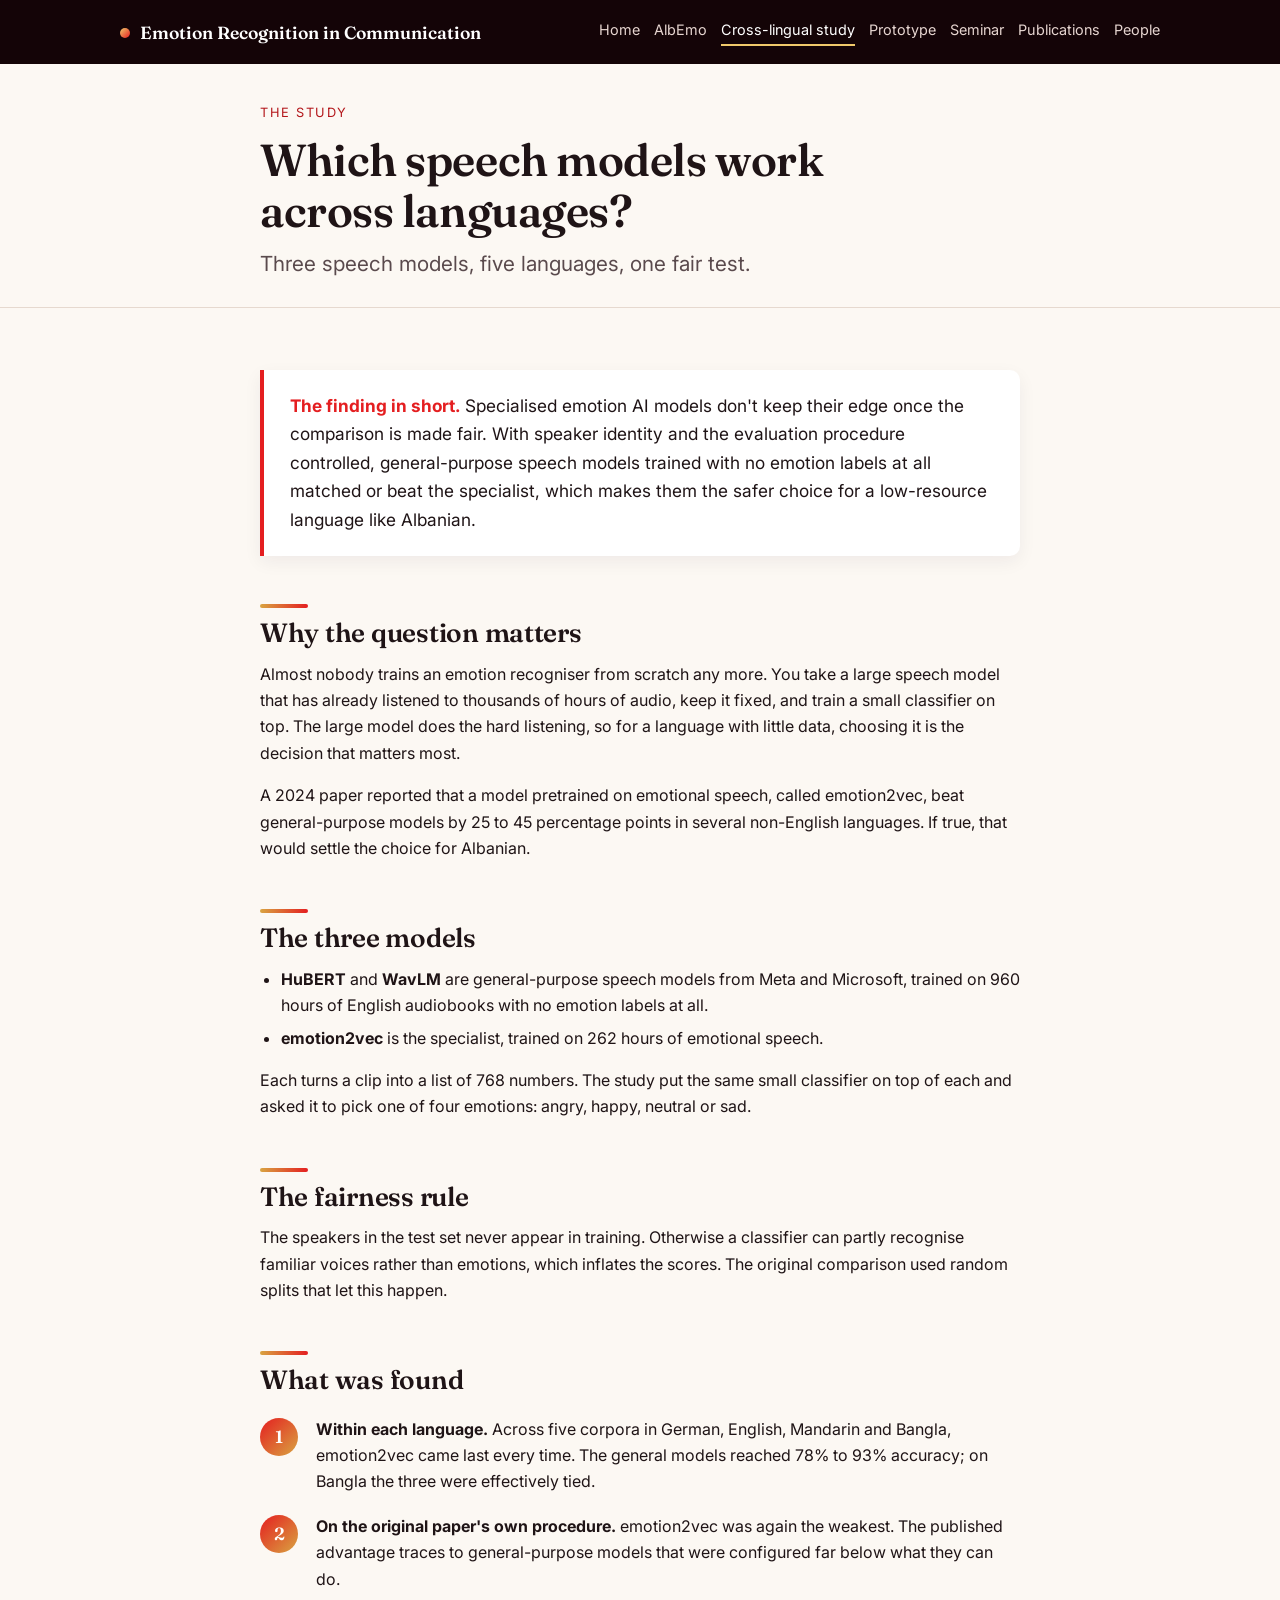
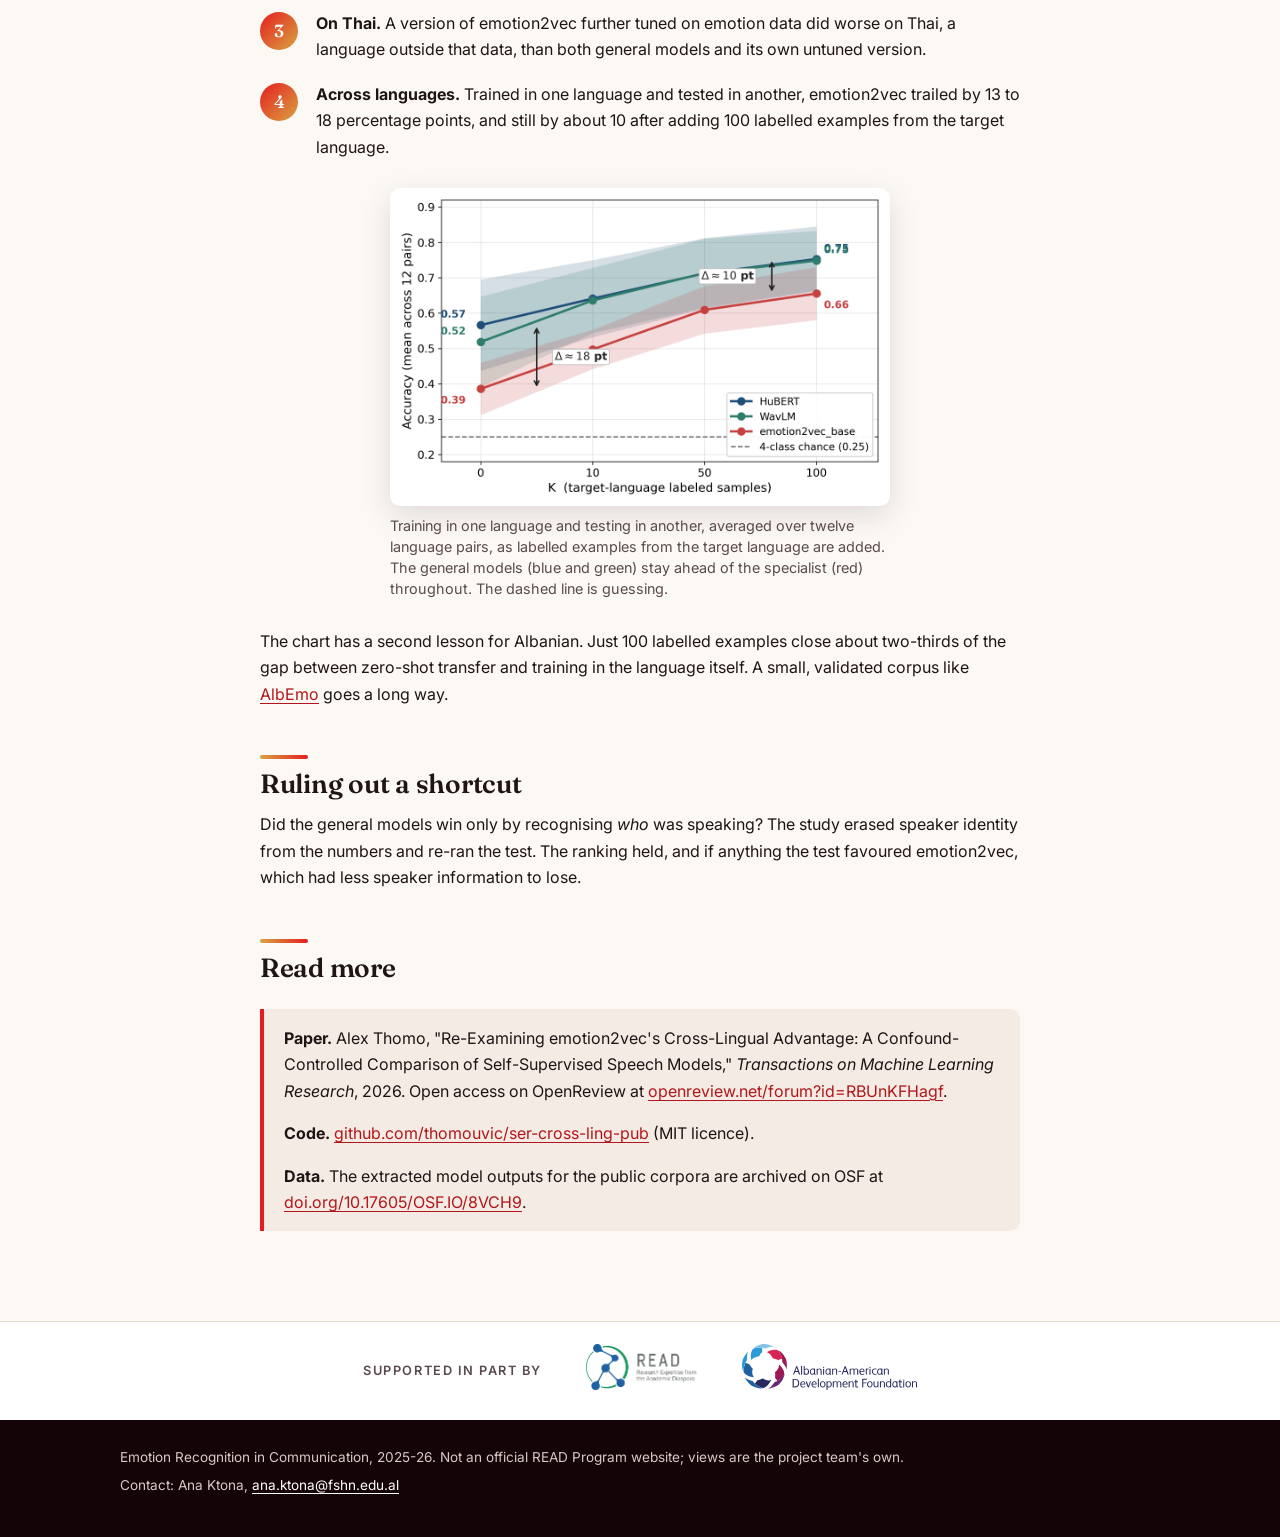
<file: study.html>
<!DOCTYPE html>
<html lang="en">
<head>
<meta charset="utf-8">
<meta name="viewport" content="width=device-width, initial-scale=1">
<title>The cross-lingual study</title>
<meta name="description" content="Which speech models actually recognise emotion across languages? A confound-controlled comparison, published in Transactions on Machine Learning Research, explained in plain language.">
<link rel="icon" href="data:image/svg+xml,%3Csvg xmlns='http://www.w3.org/2000/svg' viewBox='0 0 32 32'%3E%3Cdefs%3E%3ClinearGradient id='g' x1='0' x2='1' y1='0' y2='1'%3E%3Cstop offset='0' stop-color='%23e41e20'/%3E%3Cstop offset='1' stop-color='%23d9a441'/%3E%3C/linearGradient%3E%3C/defs%3E%3Ccircle cx='16' cy='16' r='14' fill='url(%23g)'/%3E%3C/svg%3E">
<link rel="preconnect" href="https://fonts.googleapis.com">
<link rel="preconnect" href="https://fonts.gstatic.com" crossorigin>
<link href="https://fonts.googleapis.com/css2?family=Fraunces:opsz,wght@9..144,600;9..144,700&family=Inter:wght@400;600&display=swap" rel="stylesheet">
<link rel="stylesheet" href="css/style.css?v=4">
</head>
<body>
<a class="skip" href="#main">Skip to content</a>
<header class="site-header">
  <div class="inner">
    <a class="site-title" href="index.html">Emotion Recognition in Communication</a>
    <button class="nav-toggle" type="button" aria-label="Menu" aria-expanded="false" aria-controls="site-nav"><svg viewBox="0 0 24 24" width="24" height="24" aria-hidden="true"><path d="M3 6h18M3 12h18M3 18h18" stroke="currentColor" stroke-width="2" stroke-linecap="round"/></svg></button>
    <nav class="site-nav" id="site-nav" aria-label="Main">
      <ul>
        <li><a href="index.html">Home</a></li>
        <li><a href="albemo.html">AlbEmo</a></li>
        <li><a href="study.html" aria-current="page">Cross-lingual study</a></li>
        <li><a href="prototype.html">Prototype</a></li>
        <li><a href="seminar.html">Seminar</a></li>
        <li><a href="publications.html">Publications</a></li>
        <li><a href="team.html">People</a></li>
      </ul>
    </nav>
  </div>
</header>

<section class="hero small">
  <div class="inner">
    <span class="eyebrow">The study</span>
    <h1>Which speech models work across languages?</h1>
    <p class="lede">Three speech models, five languages, one fair test.</p>
  </div>
  <svg class="wave" viewBox="0 0 1200 120" preserveAspectRatio="none" aria-hidden="true">
    <defs><linearGradient id="wg" x1="0" x2="1"><stop offset="0" stop-color="#e41e20"/><stop offset="0.5" stop-color="#d9a441"/><stop offset="1" stop-color="#f0c96b"/></linearGradient></defs>
    <path d="M0,70 C50,10 100,130 150,70 S250,10 300,70 S400,130 450,70 S550,10 600,70 S700,130 750,70 S850,10 900,70 S1000,130 1050,70 S1150,10 1200,70" fill="none" stroke="url(#wg)" stroke-width="3"/>
  </svg>
</section>

<main id="main">
<div class="callout key">
  <p><strong>The finding in short.</strong> Specialised emotion AI models don't keep their edge once the comparison is made fair. With speaker identity and the evaluation procedure controlled, general-purpose speech models trained with no emotion labels at all matched or beat the specialist, which makes them the safer choice for a low-resource language like Albanian.</p>
</div>

<h2>Why the question matters</h2>
<p>Almost nobody trains an emotion recogniser from scratch any more. You take a large speech model that has already listened to thousands of hours of audio, keep it fixed, and train a small classifier on top. The large model does the hard listening, so for a language with little data, choosing it is the decision that matters most.</p>
<p>A 2024 paper reported that a model pretrained on emotional speech, called emotion2vec, beat general-purpose models by 25 to 45 percentage points in several non-English languages. If true, that would settle the choice for Albanian.</p>

<h2>The three models</h2>
<ul>
  <li><strong>HuBERT</strong> and <strong>WavLM</strong> are general-purpose speech models from Meta and Microsoft, trained on 960 hours of English audiobooks with no emotion labels at all.</li>
  <li><strong>emotion2vec</strong> is the specialist, trained on 262 hours of emotional speech.</li>
</ul>
<p>Each turns a clip into a list of 768 numbers. The study put the same small classifier on top of each and asked it to pick one of four emotions: angry, happy, neutral or sad.</p>

<h2>The fairness rule</h2>
<p>The speakers in the test set never appear in training. Otherwise a classifier can partly recognise familiar voices rather than emotions, which inflates the scores. The original comparison used random splits that let this happen.</p>

<h2>What was found</h2>
<ol class="steps">
  <li><strong>Within each language.</strong> Across five corpora in German, English, Mandarin and Bangla, emotion2vec came last every time. The general models reached 78% to 93% accuracy; on Bangla the three were effectively tied.</li>
  <li><strong>On the original paper's own procedure.</strong> emotion2vec was again the weakest. The published advantage traces to general-purpose models that were configured far below what they can do.</li>
  <li><strong>On Thai.</strong> A version of emotion2vec further tuned on emotion data did worse on Thai, a language outside that data, than both general models and its own untuned version.</li>
  <li><strong>Across languages.</strong> Trained in one language and tested in another, emotion2vec trailed by 13 to 18 percentage points, and still by about 10 after adding 100 labelled examples from the target language.</li>
</ol>

<figure class="narrow">
  <img src="figures/fewshot_transfer_clean.png" alt="Line chart of accuracy against number of target-language examples, 0, 10, 50 and 100, averaged over twelve language pairs. HuBERT and WavLM rise from about 0.57 and 0.52 to 0.75. emotion2vec rises from 0.39 to 0.66, staying below the others throughout. Chance is 0.25.">
  <figcaption>Training in one language and testing in another, averaged over twelve language pairs, as labelled examples from the target language are added. The general models (blue and green) stay ahead of the specialist (red) throughout. The dashed line is guessing.</figcaption>
</figure>

<p>The chart has a second lesson for Albanian. Just 100 labelled examples close about two-thirds of the gap between zero-shot transfer and training in the language itself. A small, validated corpus like <a href="albemo.html">AlbEmo</a> goes a long way.</p>

<h2>Ruling out a shortcut</h2>
<p>Did the general models win only by recognising <em>who</em> was speaking? The study erased speaker identity from the numbers and re-ran the test. The ranking held, and if anything the test favoured emotion2vec, which had less speaker information to lose.</p>

<h2>Read more</h2>
<div class="callout">
  <p><strong>Paper.</strong> Alex Thomo, "Re-Examining emotion2vec's Cross-Lingual Advantage: A Confound-Controlled Comparison of Self-Supervised Speech Models," <em>Transactions on Machine Learning Research</em>, 2026. Open access on OpenReview at <a href="https://openreview.net/forum?id=RBUnKFHagf">openreview.net/forum?id=RBUnKFHagf</a>.</p>
  <p><strong>Code.</strong> <a href="https://github.com/thomouvic/ser-cross-ling-pub">github.com/thomouvic/ser-cross-ling-pub</a> (MIT licence).</p>
  <p><strong>Data.</strong> The extracted model outputs for the public corpora are archived on OSF at <a href="https://doi.org/10.17605/OSF.IO/8VCH9">doi.org/10.17605/OSF.IO/8VCH9</a>.</p>
</div>
</main>

<section class="support" aria-label="Supported by">
  <div class="inner">
    <span class="label">Supported in part by</span>
    <a href="https://www.iie.org/programs/research-expertise-from-the-academic-diaspora/"><img src="images/read.png" alt="READ, Research Expertise from the Academic Diaspora"></a>
    <a href="https://www.aadf.org/"><img src="images/aadf.svg" alt="Albanian-American Development Foundation"></a>
  </div>
</section>

<footer class="site-footer">
  <div class="inner">
    <p>Emotion Recognition in Communication, 2025-26. Not an official READ Program website; views are the project team's own.</p>
    <p>Contact: Ana Ktona, <a href="mailto:ana.ktona@fshn.edu.al">ana.ktona@fshn.edu.al</a></p>
  </div>
</footer>
<script src="js/nav.js?v=4" defer></script>
</body>
</html>
</file>
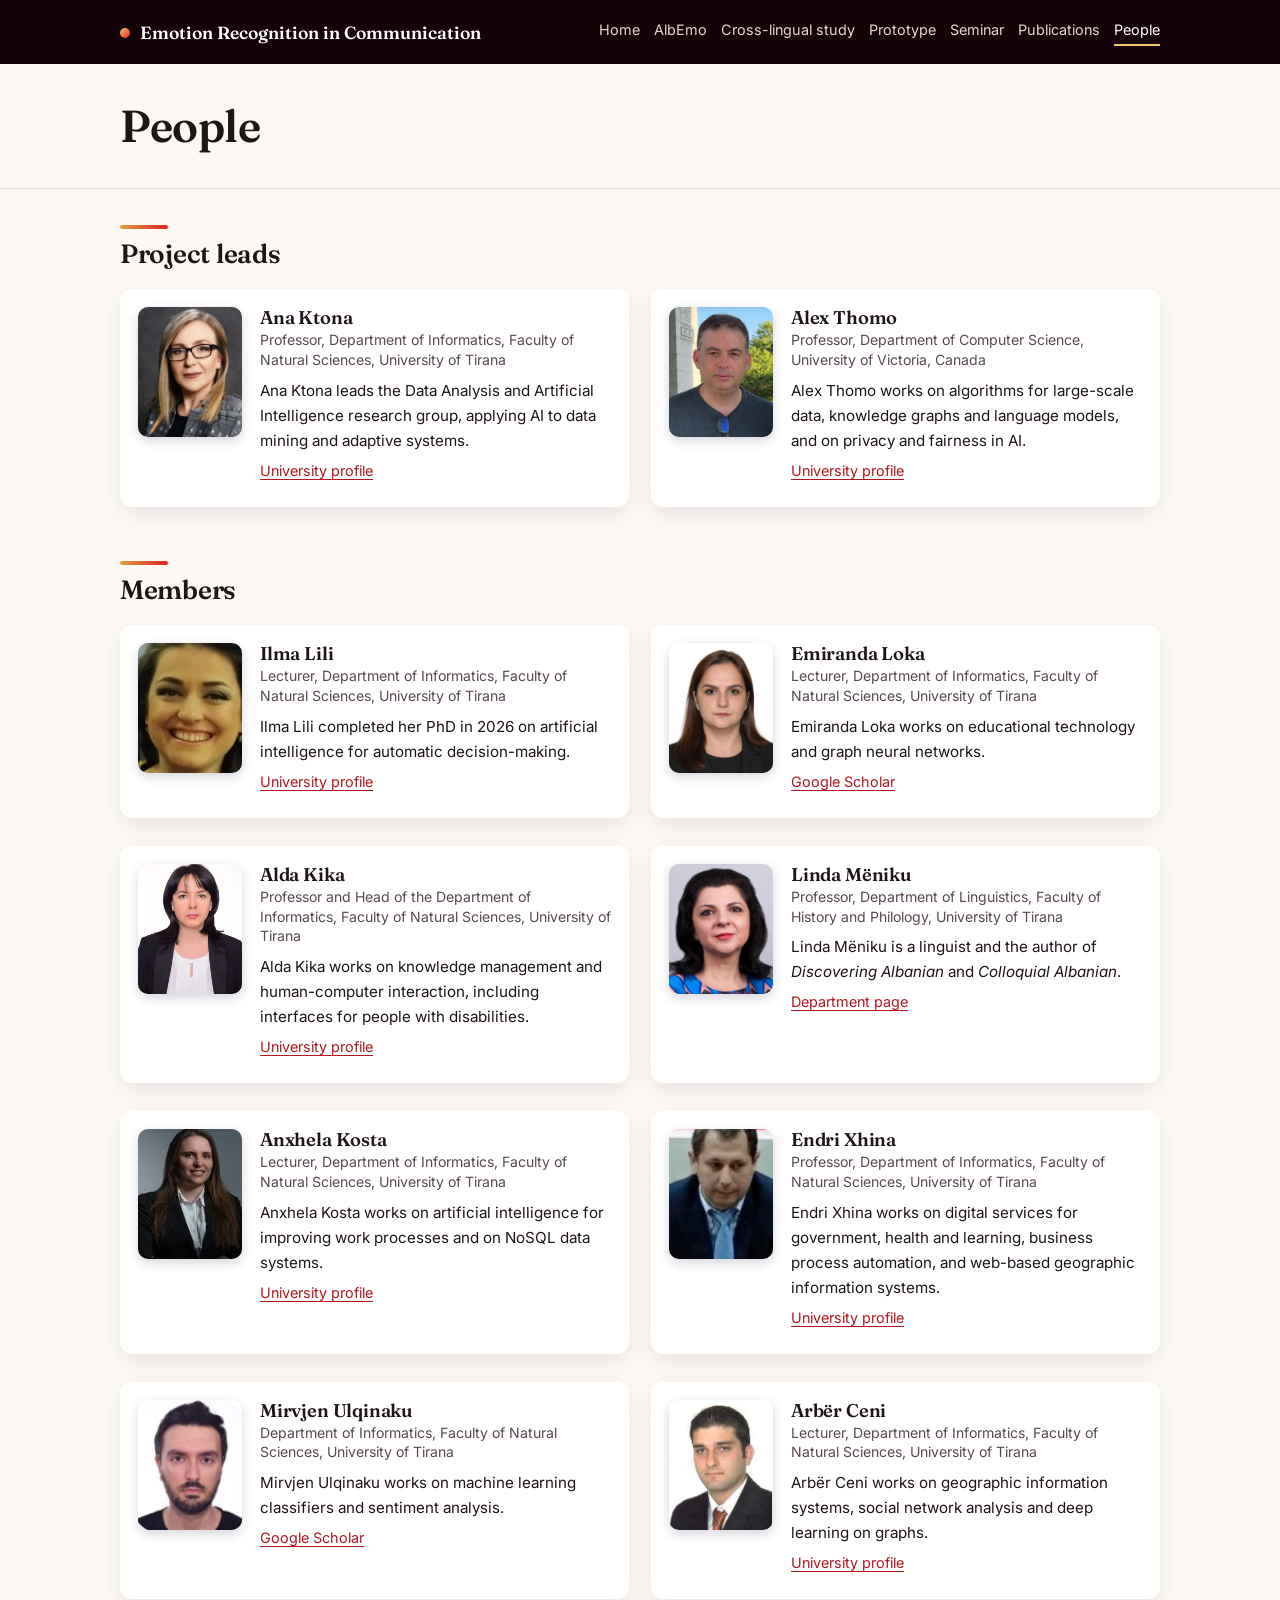
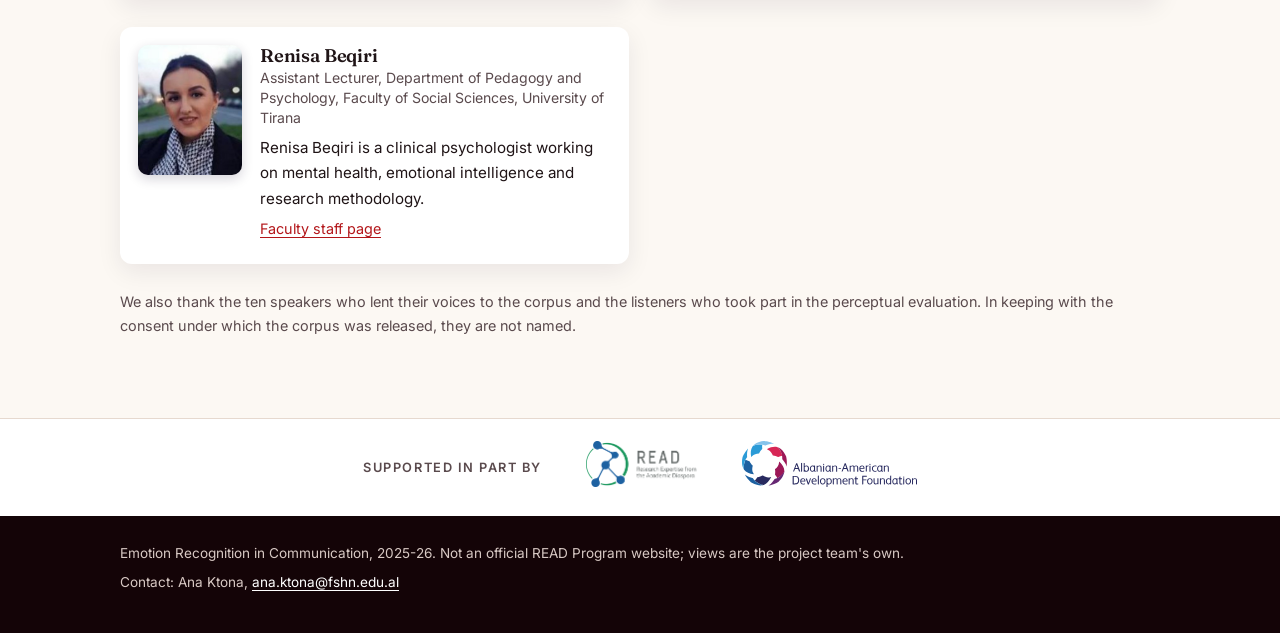
<file: team.html>
<!DOCTYPE html>
<html lang="en">
<head>
<meta charset="utf-8">
<meta name="viewport" content="width=device-width, initial-scale=1">
<title>People</title>
<meta name="description" content="The people behind the Emotion Recognition in Communication project.">
<link rel="icon" href="data:image/svg+xml,%3Csvg xmlns='http://www.w3.org/2000/svg' viewBox='0 0 32 32'%3E%3Cdefs%3E%3ClinearGradient id='g' x1='0' x2='1' y1='0' y2='1'%3E%3Cstop offset='0' stop-color='%23e41e20'/%3E%3Cstop offset='1' stop-color='%23d9a441'/%3E%3C/linearGradient%3E%3C/defs%3E%3Ccircle cx='16' cy='16' r='14' fill='url(%23g)'/%3E%3C/svg%3E">
<link rel="preconnect" href="https://fonts.googleapis.com">
<link rel="preconnect" href="https://fonts.gstatic.com" crossorigin>
<link href="https://fonts.googleapis.com/css2?family=Fraunces:opsz,wght@9..144,600;9..144,700&family=Inter:wght@400;600&display=swap" rel="stylesheet">
<link rel="stylesheet" href="css/style.css?v=4">
</head>
<body>
<a class="skip" href="#main">Skip to content</a>
<header class="site-header">
  <div class="inner">
    <a class="site-title" href="index.html">Emotion Recognition in Communication</a>
    <button class="nav-toggle" type="button" aria-label="Menu" aria-expanded="false" aria-controls="site-nav"><svg viewBox="0 0 24 24" width="24" height="24" aria-hidden="true"><path d="M3 6h18M3 12h18M3 18h18" stroke="currentColor" stroke-width="2" stroke-linecap="round"/></svg></button>
    <nav class="site-nav" id="site-nav" aria-label="Main">
      <ul>
        <li><a href="index.html">Home</a></li>
        <li><a href="albemo.html">AlbEmo</a></li>
        <li><a href="study.html">Cross-lingual study</a></li>
        <li><a href="prototype.html">Prototype</a></li>
        <li><a href="seminar.html">Seminar</a></li>
        <li><a href="publications.html">Publications</a></li>
        <li><a href="team.html" aria-current="page">People</a></li>
      </ul>
    </nav>
  </div>
</header>

<section class="hero small wide">
  <div class="inner">
    <h1>People</h1>
  </div>
  <svg class="wave" viewBox="0 0 1200 120" preserveAspectRatio="none" aria-hidden="true">
    <defs><linearGradient id="wg" x1="0" x2="1"><stop offset="0" stop-color="#e41e20"/><stop offset="0.5" stop-color="#d9a441"/><stop offset="1" stop-color="#f0c96b"/></linearGradient></defs>
    <path d="M0,70 C50,10 100,130 150,70 S250,10 300,70 S400,130 450,70 S550,10 600,70 S700,130 750,70 S850,10 900,70 S1000,130 1050,70 S1150,10 1200,70" fill="none" stroke="url(#wg)" stroke-width="3"/>
  </svg>
</section>

<main id="main" class="wide">

<!-- Bios and photos were drafted from institutional pages (see SOURCES.md) and
     are pending each person's confirmation. Do not add anything about who
     recorded or rated for the corpus; speakers and listeners are anonymous. -->

<h2>Project leads</h2>
<ul class="people">
  <li class="person">
    <img src="images/ana-ktona.jpg" alt="Ana Ktona">
    <div>
      <h3>Ana Ktona</h3>
      <p class="role">Professor, Department of Informatics, Faculty of Natural Sciences, University of Tirana</p>
      <p>Ana Ktona leads the Data Analysis and Artificial Intelligence research group, applying AI to data mining and adaptive systems.</p>
      <p class="link"><a href="https://fshn.edu.al/Departments/departamenti-i-informatikes/Personel/prof-asoc-dr-ana-ktona">University profile</a></p>
    </div>
  </li>
  <li class="person">
    <img src="images/alex-thomo.jpg" alt="Alex Thomo">
    <div>
      <h3>Alex Thomo</h3>
      <p class="role">Professor, Department of Computer Science, University of Victoria, Canada</p>
      <p>Alex Thomo works on algorithms for large-scale data, knowledge graphs and language models, and on privacy and fairness in AI.</p>
      <p class="link"><a href="https://www.uvic.ca/ecs/computerscience/faculty-staff/faculty/thomo-alex.php">University profile</a></p>
    </div>
  </li>
</ul>

<h2>Members</h2>
<ul class="people">
  <li class="person">
    <img src="images/ilma-lili.jpg" alt="Ilma Lili">
    <div>
      <h3>Ilma Lili</h3>
      <p class="role">Lecturer, Department of Informatics, Faculty of Natural Sciences, University of Tirana</p>
      <p>Ilma Lili completed her PhD in 2026 on artificial intelligence for automatic decision-making.</p>
      <p class="link"><a href="https://fshn.edu.al/Departments/departamenti-i-informatikes/Personel/msc-ilma-lili">University profile</a></p>
    </div>
  </li>
  <li class="person">
    <img src="images/emiranda-loka.jpg" alt="Emiranda Loka">
    <div>
      <h3>Emiranda Loka</h3>
      <p class="role">Lecturer, Department of Informatics, Faculty of Natural Sciences, University of Tirana</p>
      <p>Emiranda Loka works on educational technology and graph neural networks.</p>
      <p class="link"><a href="https://scholar.google.com/citations?user=rIzBKOQAAAAJ">Google Scholar</a></p>
    </div>
  </li>
  <li class="person">
    <img src="images/alda-kika.jpg" alt="Alda Kika">
    <div>
      <h3>Alda Kika</h3>
      <p class="role">Professor and Head of the Department of Informatics, Faculty of Natural Sciences, University of Tirana</p>
      <p>Alda Kika works on knowledge management and human-computer interaction, including interfaces for people with disabilities.</p>
      <p class="link"><a href="https://fshn.edu.al/Departments/departamenti-i-informatikes/Personel/prof-asoc-dr-alda-kika">University profile</a></p>
    </div>
  </li>
  <li class="person">
    <img src="images/linda-meniku.jpg" alt="Linda Mëniku">
    <div>
      <h3>Linda Mëniku</h3>
      <p class="role">Professor, Department of Linguistics, Faculty of History and Philology, University of Tirana</p>
      <p>Linda Mëniku is a linguist and the author of <em>Discovering Albanian</em> and <em>Colloquial Albanian</em>.</p>
      <p class="link"><a href="https://fhf.edu.al/departamentet/departamenti-i-gjuhesise/">Department page</a></p>
    </div>
  </li>
  <li class="person">
    <img src="images/anxhela-kosta.jpg" alt="Anxhela Kosta">
    <div>
      <h3>Anxhela Kosta</h3>
      <p class="role">Lecturer, Department of Informatics, Faculty of Natural Sciences, University of Tirana</p>
      <p>Anxhela Kosta works on artificial intelligence for improving work processes and on NoSQL data systems.</p>
      <p class="link"><a href="https://fshn.edu.al/Departments/departamenti-i-informatikes/Personel/msc-anxhela-kosta">University profile</a></p>
    </div>
  </li>
  <li class="person">
    <img src="images/endri-xhina.jpg" alt="Endri Xhina">
    <div>
      <h3>Endri Xhina</h3>
      <p class="role">Professor, Department of Informatics, Faculty of Natural Sciences, University of Tirana</p>
      <p>Endri Xhina works on digital services for government, health and learning, business process automation, and web-based geographic information systems.</p>
      <p class="link"><a href="https://fshn.edu.al/Departments/departamenti-i-informatikes/Personel/prof-asoc-dr-endrit-xhina">University profile</a></p>
    </div>
  </li>
  <li class="person">
    <img src="images/mirvjen-ulqinaku.jpg" alt="Mirvjen Ulqinaku">
    <div>
      <h3>Mirvjen Ulqinaku</h3>
      <p class="role">Department of Informatics, Faculty of Natural Sciences, University of Tirana</p>
      <p>Mirvjen Ulqinaku works on machine learning classifiers and sentiment analysis.</p>
      <p class="link"><a href="https://scholar.google.com/citations?user=gqmOjzgAAAAJ">Google Scholar</a></p>
    </div>
  </li>
  <li class="person">
    <img src="images/arber-ceni.jpg" alt="Arbër Ceni">
    <div>
      <h3>Arbër Ceni</h3>
      <p class="role">Lecturer, Department of Informatics, Faculty of Natural Sciences, University of Tirana</p>
      <p>Arbër Ceni works on geographic information systems, social network analysis and deep learning on graphs.</p>
      <p class="link"><a href="https://fshn.edu.al/Departments/departamenti-i-informatikes/Personel/msc-arber-ceni">University profile</a></p>
    </div>
  </li>
  <li class="person">
    <img src="images/renisa-beqiri.jpg" alt="Renisa Beqiri">
    <div>
      <h3>Renisa Beqiri</h3>
      <p class="role">Assistant Lecturer, Department of Pedagogy and Psychology, Faculty of Social Sciences, University of Tirana</p>
      <p>Renisa Beqiri is a clinical psychologist working on mental health, emotional intelligence and research methodology.</p>
      <p class="link"><a href="https://www.fshs-ut.edu.al/rreth-fakultetit/struktura-drejtuese-akademike-dhe-administrative/personeli-akademik">Faculty staff page</a></p>
    </div>
  </li>
</ul>

<p class="small">We also thank the ten speakers who lent their voices to the corpus and the listeners who took part in the perceptual evaluation. In keeping with the consent under which the corpus was released, they are not named.</p>
</main>

<section class="support" aria-label="Supported by">
  <div class="inner">
    <span class="label">Supported in part by</span>
    <a href="https://www.iie.org/programs/research-expertise-from-the-academic-diaspora/"><img src="images/read.png" alt="READ, Research Expertise from the Academic Diaspora"></a>
    <a href="https://www.aadf.org/"><img src="images/aadf.svg" alt="Albanian-American Development Foundation"></a>
  </div>
</section>

<footer class="site-footer">
  <div class="inner">
    <p>Emotion Recognition in Communication, 2025-26. Not an official READ Program website; views are the project team's own.</p>
    <p>Contact: Ana Ktona, <a href="mailto:ana.ktona@fshn.edu.al">ana.ktona@fshn.edu.al</a></p>
  </div>
</footer>
<script src="js/nav.js?v=4" defer></script>
</body>
</html>
</file>
<file: css/style.css>
/* Emotion Recognition in Communication: project site stylesheet.
   Static, no build step. Palette drawn from the spectrogram figures
   (deep indigo, magenta, ember orange) on a warm white page. */

/* Palette: Albanian red and near-black, with gold and cream from folk textiles. */
:root {
  --ink: #1f1416;
  --ink-soft: #5a4a4d;
  --paper: #fcf8f3;
  --paper-soft: #f4ece4;
  --rule: #e6d9cf;
  --plum: #b3161a;        /* links: darkened flag red, accessible on cream */
  --plum-dark: #8c1114;
  --magenta: #e41e20;     /* Albanian flag red */
  --ember: #d9a441;       /* gold */
  --gold: #f0c96b;
  --night-1: #140407;
  --night-2: #5a0a10;
  --night-3: #c0101a;
  --max: 800px;
  --wide: 1080px;
}

* { box-sizing: border-box; }

html { font-size: 16px; -webkit-text-size-adjust: 100%; scroll-behavior: smooth; }

body {
  min-height: 100vh;
  display: flex;
  flex-direction: column;
  margin: 0;
  background: var(--paper);
  color: var(--ink);
  font-family: "Inter", -apple-system, BlinkMacSystemFont, "Segoe UI", Roboto, Arial, sans-serif;
  line-height: 1.65;
}

h1, h2, h3, .display {
  font-family: "Fraunces", Georgia, "Times New Roman", serif;
  font-weight: 600;
  letter-spacing: -0.01em;
  line-height: 1.15;
}

a { color: var(--plum); text-decoration-thickness: 1px; text-underline-offset: 3px; }
a:hover, a:focus { color: var(--plum-dark); }

/* Header and navigation */

.site-header {
  background: var(--night-1);
  color: #fff;
}
.site-header .inner {
  max-width: var(--wide);
  margin: 0 auto;
  padding: 16px 20px;
  display: flex;
  flex-wrap: wrap;
  align-items: center;
  justify-content: space-between;
  gap: 8px 24px;
}
.site-title {
  font-family: "Fraunces", Georgia, serif;
  font-weight: 600;
  font-size: 1.1rem;
  color: #fff;
  text-decoration: none;
}
.site-title::before {
  content: "";
  display: inline-block;
  width: 10px; height: 10px;
  border-radius: 50%;
  margin-right: 10px;
  background: linear-gradient(135deg, var(--gold), var(--magenta));
  vertical-align: 1px;
}
.site-nav ul { list-style: none; margin: 0; padding: 0; display: flex; flex-wrap: wrap; gap: 4px 14px; }
.site-nav a {
  text-decoration: none;
  color: #e6d5d0;
  font-size: 0.9rem;
  padding: 6px 0;
  border-bottom: 2px solid transparent;
}
.nav-toggle { display: none; }
.site-nav a:hover, .site-nav a:focus { color: #fff; }
.site-nav a[aria-current="page"] { color: #fff; border-bottom-color: var(--gold); }

/* Hero bands */

.hero {
  position: relative;
  overflow: hidden;
  color: #fff;
  background: linear-gradient(115deg, var(--night-1) 0%, var(--night-2) 50%, var(--night-3) 100%);
}
.hero::after {
  /* red glow, bottom right */
  content: "";
  position: absolute;
  right: -140px; bottom: -180px;
  width: 520px; height: 520px;
  border-radius: 50%;
  background: radial-gradient(circle, rgba(228,30,32,0.55) 0%, rgba(228,30,32,0) 70%);
  pointer-events: none;
}
.hero::before {
  /* faint kilim-style diamond lattice */
  content: "";
  position: absolute; inset: 0;
  background-image: url("data:image/svg+xml,%3Csvg xmlns='http://www.w3.org/2000/svg' width='56' height='56' viewBox='0 0 56 56'%3E%3Cg fill='none' stroke='%23ffffff' stroke-width='1'%3E%3Cpath d='M28 2 L54 28 L28 54 L2 28 Z'/%3E%3Cpath d='M28 14 L42 28 L28 42 L14 28 Z'/%3E%3C/g%3E%3C/svg%3E");
  background-size: 56px 56px;
  opacity: 0.05;
  pointer-events: none;
}
.hero .wave {
  position: absolute;
  left: 0; right: 0; bottom: 0;
  width: 100%; height: 90px;
  opacity: 0.55;
  pointer-events: none;
}
.hero .inner {
  position: relative;
  z-index: 1;
  max-width: var(--wide);
  margin: 0 auto;
  padding: 40px 20px 64px;
}
.hero h1 {
  color: #fff;
  position: relative;
  z-index: 2;
  font-size: clamp(2.1rem, 4.6vw, 3.3rem);
  margin: 0 0 10px;
  max-width: 24ch;
}
.hero .lede {
  font-size: clamp(1.05rem, 2vw, 1.3rem);
  color: #f1e3dc;
  max-width: 58ch;
  margin: 0 0 22px;
}
.hero .eyebrow {
  display: inline-block;
  font-size: 0.8rem;
  letter-spacing: 0.12em;
  text-transform: uppercase;
  color: var(--gold);
  margin-bottom: 10px;
}
.hero .actions { margin-top: 26px; }
.hero.small .inner { padding: 30px 20px 52px; }
@media (max-width: 640px) {
  .site-header .inner { padding: 10px 12px 10px 16px; gap: 0; flex-wrap: wrap; }
  .site-title { font-size: 0.95rem; flex: 1 1 0; min-width: 0; }
  .site-title::before { margin-right: 8px; }
  .nav-toggle {
    display: block; flex: 0 0 auto;
    background: none; border: 0; padding: 6px;
    color: #fff; cursor: pointer; line-height: 0;
  }
  .site-nav { display: none; width: 100%; }
  .nav-open .site-nav { display: block; }
  .site-nav ul { flex-direction: column; gap: 0; padding: 8px 0 4px; }
  .site-nav li { margin: 0; border-top: 1px solid rgba(255,255,255,0.08); }
  .site-nav a { display: block; font-size: 1rem; padding: 10px 0; border-bottom: 0; }
  .site-nav a[aria-current="page"] { color: var(--gold); }
  .hero .inner { padding: 28px 16px 60px; }
  .hero.small .inner { padding: 24px 16px 48px; }
  .hero .wave { height: 48px; }
  .hero h1 { font-size: 1.85rem; }
  .hero.small .inner h1 { font-size: 1.6rem; }
}
.hero.small h1 { font-size: clamp(1.9rem, 4vw, 2.8rem); max-width: 20ch; }
.hero.small .lede { margin-bottom: 0; }

.btn {
  display: inline-block;
  padding: 11px 20px;
  border-radius: 999px;
  font-weight: 600;
  text-decoration: none;
  margin: 0 12px 12px 0;
  transition: transform 0.15s ease, box-shadow 0.15s ease;
}
.btn.primary {
  background: var(--magenta);
  color: #fff;
  box-shadow: 0 6px 18px rgba(228,30,32,0.4);
}
.btn.ghost { color: #fff; border: 1.5px solid rgba(240,201,107,0.7); }
.btn:hover, .btn:focus { transform: translateY(-2px); color: #fff; }
.btn.primary:hover { box-shadow: 0 10px 24px rgba(228,30,32,0.5); }

/* Page body */

main {
  max-width: var(--max);
  margin: 0 auto;
  padding: 36px 20px 64px;
}
main.wide { max-width: var(--wide); }

h2 {
  font-size: 1.65rem;
  margin: 48px 0 12px;
  position: relative;
  padding-top: 14px;
}
h2::before {
  content: "";
  position: absolute;
  top: 0; left: 0;
  width: 48px; height: 4px;
  border-radius: 2px;
  background: linear-gradient(90deg, var(--ember), var(--magenta));
}
h3 { font-size: 1.15rem; margin: 26px 0 6px; }

p { margin: 0 0 16px; }
ul, ol { margin: 0 0 16px; padding-left: 1.3em; }
li { margin-bottom: 6px; }

.intro { font-size: 1.12rem; color: var(--ink-soft); }

figure { margin: 28px 0; }
figure img {
  width: 100%; height: auto; display: block;
  border-radius: 10px;
  background: #fff;
  box-shadow: 0 10px 30px rgba(26,18,48,0.12);
}
figure.narrow img { max-width: 500px; margin: 0 auto; }
figure.narrow figcaption { max-width: 500px; margin-left: auto; margin-right: auto; }
figcaption { font-size: 0.9rem; color: var(--ink-soft); margin-top: 10px; line-height: 1.45; }

table { border-collapse: collapse; width: 100%; margin: 12px 0 24px; font-size: 0.95rem; }
th, td { text-align: left; padding: 9px 12px; border-bottom: 1px solid var(--rule); vertical-align: top; }
th { font-weight: 600; background: var(--paper-soft); }
.table-wrap { overflow-x: auto; }

code { font-family: ui-monospace, SFMono-Regular, Menlo, Consolas, monospace; font-size: 0.92em; background: var(--paper-soft); padding: 1px 5px; border-radius: 3px; }
pre { background: var(--night-1); color: #f5ece6; padding: 14px 16px; border-radius: 8px; overflow-x: auto; font-size: 0.85rem; line-height: 1.45; }
pre code { background: none; padding: 0; color: inherit; }

/* Callouts and cards */

.callout {
  background: var(--paper-soft);
  border-left: 4px solid var(--magenta);
  padding: 16px 20px;
  margin: 26px 0;
  border-radius: 0 10px 10px 0;
}
.callout p:last-child { margin-bottom: 0; }
.callout.key {
  background: #fff;
  color: var(--ink);
  border: none;
  border-left: 4px solid var(--magenta);
  border-radius: 0 10px 10px 0;
  box-shadow: 0 6px 18px rgba(26,18,48,0.06);
  padding: 22px 26px;
  font-size: 1.08rem;
}
.callout.key strong { color: var(--magenta); }

.cards { display: grid; grid-template-columns: 1fr; gap: 20px; margin: 4px 0 8px; }
@media (min-width: 640px) { .cards { grid-template-columns: 1fr 1fr; } }
.card {
  position: relative;
  border-radius: 12px;
  padding: 24px 24px 20px;
  background: #fff;
  box-shadow: 0 8px 26px rgba(26,18,48,0.08);
  border-top: 5px solid var(--ember);
  transition: transform 0.18s ease, box-shadow 0.18s ease;
}
.card:nth-child(2) { border-top-color: var(--magenta); }
.card:hover { transform: translateY(-4px); box-shadow: 0 16px 36px rgba(26,18,48,0.14); }
.card h2 { margin: 0 0 8px; padding-top: 0; font-size: 1.35rem; }
.card h2::before { display: none; }
.card p { margin-bottom: 12px; }
.card .more { font-weight: 600; text-decoration: none; }
.card .more::after { content: " \2192"; }

/* News posts (home page) */
main.wide > h2 { max-width: var(--wide); }
.posts { display: grid; grid-template-columns: 1fr; gap: 20px; margin: 8px 0 36px; }
@media (min-width: 640px) { .posts { grid-template-columns: 1fr 1fr; } }
.post {
  background: #fff;
  border-radius: 12px;
  padding: 22px 24px 18px;
  box-shadow: 0 8px 26px rgba(26,18,48,0.08);
  border-top: 4px solid var(--magenta);
  transition: transform 0.18s ease, box-shadow 0.18s ease;
}
.post:nth-child(2n) { border-top-color: var(--ember); }
.post:hover { transform: translateY(-3px); box-shadow: 0 14px 32px rgba(26,18,48,0.13); }
.post .date { display: block; font-size: 0.78rem; letter-spacing: 0.1em; text-transform: uppercase; color: var(--plum); font-weight: 600; margin-bottom: 6px; }
.post h3 { margin: 0 0 8px; font-size: 1.25rem; }
.post h3 a { color: var(--ink); text-decoration: none; }
.post h3 a:hover { color: var(--plum); }
.post p { margin-bottom: 10px; font-size: 0.97rem; }
.post .more { font-weight: 600; text-decoration: none; font-size: 0.93rem; }
.post .more::after { content: " \2192"; }
figure.feature { max-width: var(--max); margin: 8px auto 0; }

/* Overlapping card row under a hero */
.lift { margin-top: -48px; position: relative; z-index: 2; }

.facts { display: grid; grid-template-columns: repeat(2, 1fr); gap: 14px; margin: 24px 0 32px; }
@media (min-width: 640px) { .facts { grid-template-columns: repeat(4, 1fr); } }
.fact {
  border-radius: 12px;
  padding: 18px 12px;
  text-align: center;
  color: #fff;
  background: linear-gradient(150deg, var(--night-2), var(--night-3));
  box-shadow: 0 8px 20px rgba(58,20,87,0.25);
}
.fact:nth-child(2) { background: linear-gradient(150deg, var(--night-3), var(--magenta)); }
.fact:nth-child(3) { background: linear-gradient(150deg, var(--magenta), #e8602a); }
.fact:nth-child(4) { background: linear-gradient(150deg, #e8602a, var(--ember)); }
.fact .n { display: block; font-family: "Fraunces", Georgia, serif; font-size: 2.1rem; font-weight: 600; line-height: 1.05; }
.fact .l { display: block; font-size: 0.85rem; opacity: 0.92; margin-top: 6px; }

/* Emotion chips */
.chips { display: flex; flex-wrap: wrap; gap: 10px; margin: 8px 0 24px; padding: 0; list-style: none; }
.chip {
  display: inline-flex; align-items: baseline; gap: 6px;
  padding: 7px 14px;
  border-radius: 999px;
  font-size: 0.95rem;
  font-weight: 600;
  color: #fff;
  background: var(--c, var(--night-2));
  box-shadow: 0 4px 12px rgba(26,18,48,0.15);
}
.chip small { font-weight: 400; opacity: 0.85; font-size: 0.85em; }

/* Numbered steps */
.steps { counter-reset: step; list-style: none; padding: 0; margin: 20px 0; }
.steps li {
  counter-increment: step;
  position: relative;
  padding-left: 56px;
  margin-bottom: 18px;
}
.steps li::before {
  content: counter(step);
  position: absolute; left: 0; top: 2px;
  width: 38px; height: 38px;
  border-radius: 50%;
  display: flex; align-items: center; justify-content: center;
  font-family: "Fraunces", Georgia, serif; font-weight: 600; font-size: 1.1rem;
  color: #fff;
  background: linear-gradient(135deg, var(--magenta), var(--ember));
}

/* Team */

.people { list-style: none; padding: 0; margin: 20px 0; display: grid; grid-template-columns: 1fr; gap: 22px; }
@media (min-width: 640px) { .people { grid-template-columns: 1fr 1fr; } }
.person {
  display: flex; gap: 18px; align-items: flex-start;
  background: #fff;
  border-radius: 12px;
  padding: 18px;
  box-shadow: 0 8px 24px rgba(26,18,48,0.08);
}
.person img, .person .no-photo {
  width: 104px; height: 130px; flex: 0 0 104px; object-fit: cover;
  border-radius: 10px; background: var(--paper-soft);
  box-shadow: 0 4px 12px rgba(26,18,48,0.18);
}
.person .no-photo { display: flex; align-items: center; justify-content: center; color: var(--ink-soft); font-size: 0.75rem; text-align: center; padding: 6px; }
.person h3 { margin: 0 0 2px; font-size: 1.15rem; }
.person .role { color: var(--ink-soft); font-size: 0.88rem; margin: 0 0 8px; line-height: 1.4; }
.person p { font-size: 0.95rem; margin-bottom: 6px; }
.person .link { font-size: 0.9rem; }

/* Funder block (home page) */

.funder {
  margin: 36px 0 8px;
  padding: 28px 30px;
  border-radius: 14px;
  background: #fff;
  box-shadow: 0 8px 26px rgba(26,18,48,0.08);
  text-align: center;
}
.funder .label {
  display: block;
  font-size: 0.8rem;
  letter-spacing: 0.12em;
  text-transform: uppercase;
  color: var(--plum);
  font-weight: 600;
  margin-bottom: 18px;
}
.funder .logos { display: flex; flex-wrap: wrap; justify-content: center; align-items: center; gap: 24px 56px; margin: 0 0 18px; }
.funder .logos img { height: 72px; width: auto; max-width: 100%; }
.funder p { font-size: 0.95rem; color: var(--ink-soft); margin: 0 auto; max-width: 60ch; }

/* Support strip (all pages, above the footer) */

.support {
  background: #fff;
  border-top: 1px solid var(--rule);
}
.support .inner {
  max-width: var(--wide);
  margin: 0 auto;
  padding: 22px 20px;
  display: flex;
  flex-wrap: wrap;
  align-items: center;
  justify-content: center;
  gap: 16px 44px;
}
.support .label { font-size: 0.8rem; letter-spacing: 0.12em; text-transform: uppercase; color: var(--ink-soft); font-weight: 600; }
.support img { height: 46px; width: auto; }
@media (max-width: 640px) {
  .support .inner { gap: 14px 28px; padding: 20px 16px 22px; }
  .support .label { width: 100%; text-align: center; font-size: 0.72rem; }
  .support img { height: 38px; }
}

/* Timeline */

.timeline { list-style: none; padding: 0; margin: 22px 0 8px 6px; border-left: 3px solid var(--rule); }
.timeline li { position: relative; padding: 0 0 20px 26px; margin: 0; }
.timeline li::before {
  content: "";
  position: absolute; left: -10px; top: 5px;
  width: 17px; height: 17px; border-radius: 50%;
  background: linear-gradient(135deg, var(--ember), var(--magenta));
  border: 3px solid var(--paper);
  box-sizing: border-box;
}
.timeline .when { display: block; font-size: 0.78rem; letter-spacing: 0.1em; text-transform: uppercase; color: var(--plum); font-weight: 600; margin-bottom: 2px; }

/* Footer */

.site-footer {
  background: var(--night-1);
  color: #d8c9c4;
  font-size: 0.85rem;
}
.site-footer .inner { max-width: var(--wide); margin: 0 auto; padding: 26px 20px 34px; }
.site-footer p { margin: 0 0 6px; }
.site-footer a { color: #fff; }

/* Citations */

.cite {
  background: #fff;
  border-radius: 12px;
  padding: 18px 22px;
  margin: 0 0 20px;
  box-shadow: 0 8px 24px rgba(26,18,48,0.08);
  border-left: 5px solid var(--ember);
}
.cite:nth-of-type(2n) { border-left-color: var(--magenta); }
.cite p { margin-bottom: 8px; }
.cite .title { font-family: "Fraunces", Georgia, serif; font-weight: 600; font-size: 1.12rem; }
.cite details { margin-top: 6px; }
.cite summary { cursor: pointer; color: var(--plum); font-size: 0.92rem; }

.small { font-size: 0.9rem; color: var(--ink-soft); }

/* Skip link for keyboard users */
.skip { position: absolute; left: -999px; top: 0; background: var(--plum); color: #fff; padding: 8px 12px; z-index: 10; }
.skip:focus { left: 8px; top: 8px; }

@media (prefers-reduced-motion: reduce) {
  html { scroll-behavior: auto; }
  .card, .btn { transition: none; }
}

/* Sticky footer: main grows to fill short pages */
body > main { flex: 1 0 auto; width: 100%; }
/* Home: less space between hero and news */
main.wide > h2:first-child { margin-top: 0; }

/* Inner pages: quiet header, no red band (2026-10-28) */
.hero.small { background: var(--paper); color: var(--ink); border-bottom: 1px solid var(--rule); }
.hero.small::before, .hero.small::after, .hero.small .wave { display: none; }
.hero.small .inner { padding: 36px 20px 26px; max-width: var(--max); }
.hero.small h1 { color: var(--ink); }
.hero.small .eyebrow { color: var(--plum); }
.hero.small .lede { color: var(--ink-soft); }

/* AlbEmo stat tiles: one flat red */
.hero.small.wide .inner { max-width: var(--wide); }
.fact, .fact:nth-child(2), .fact:nth-child(3), .fact:nth-child(4) {
  background: #fff; color: var(--ink-soft);
  box-shadow: 0 6px 18px rgba(26,18,48,0.06);
  border-top: 3px solid var(--magenta);
}
.fact .n { color: var(--magenta); }
</file>
